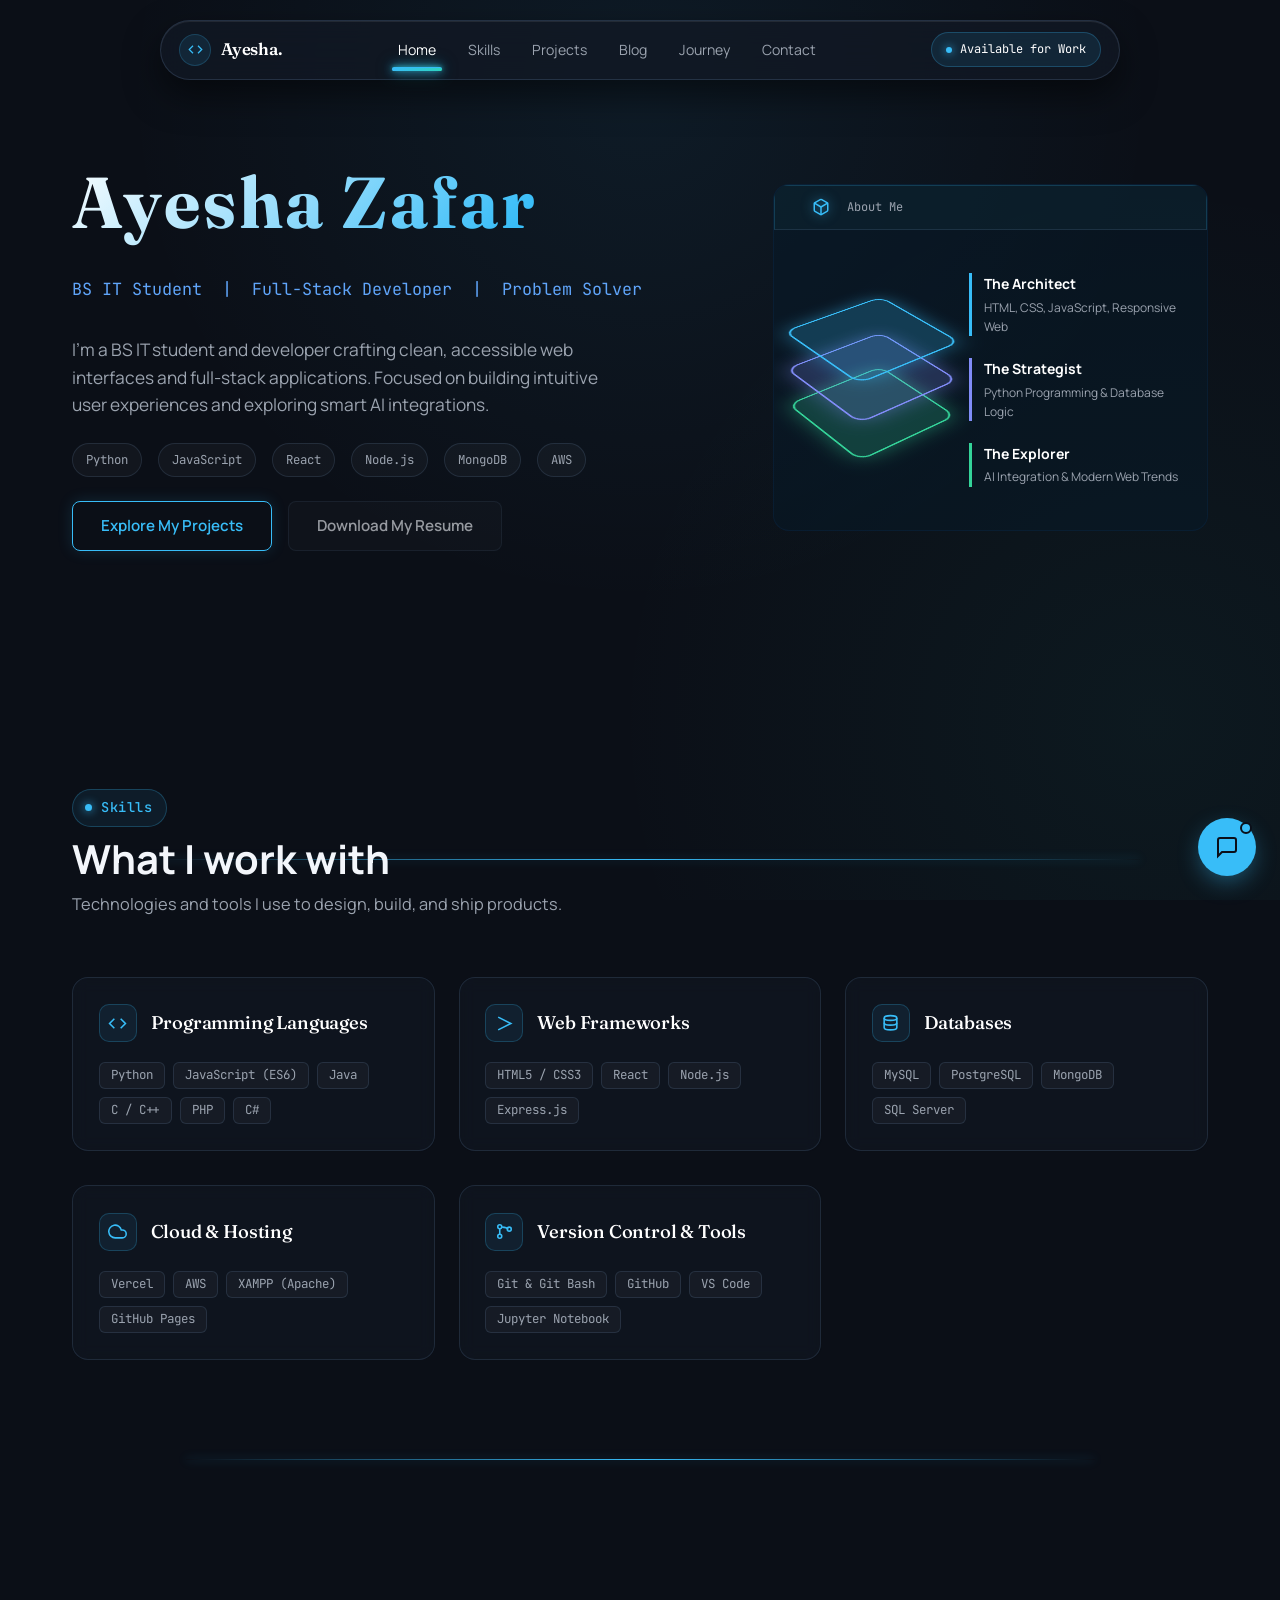
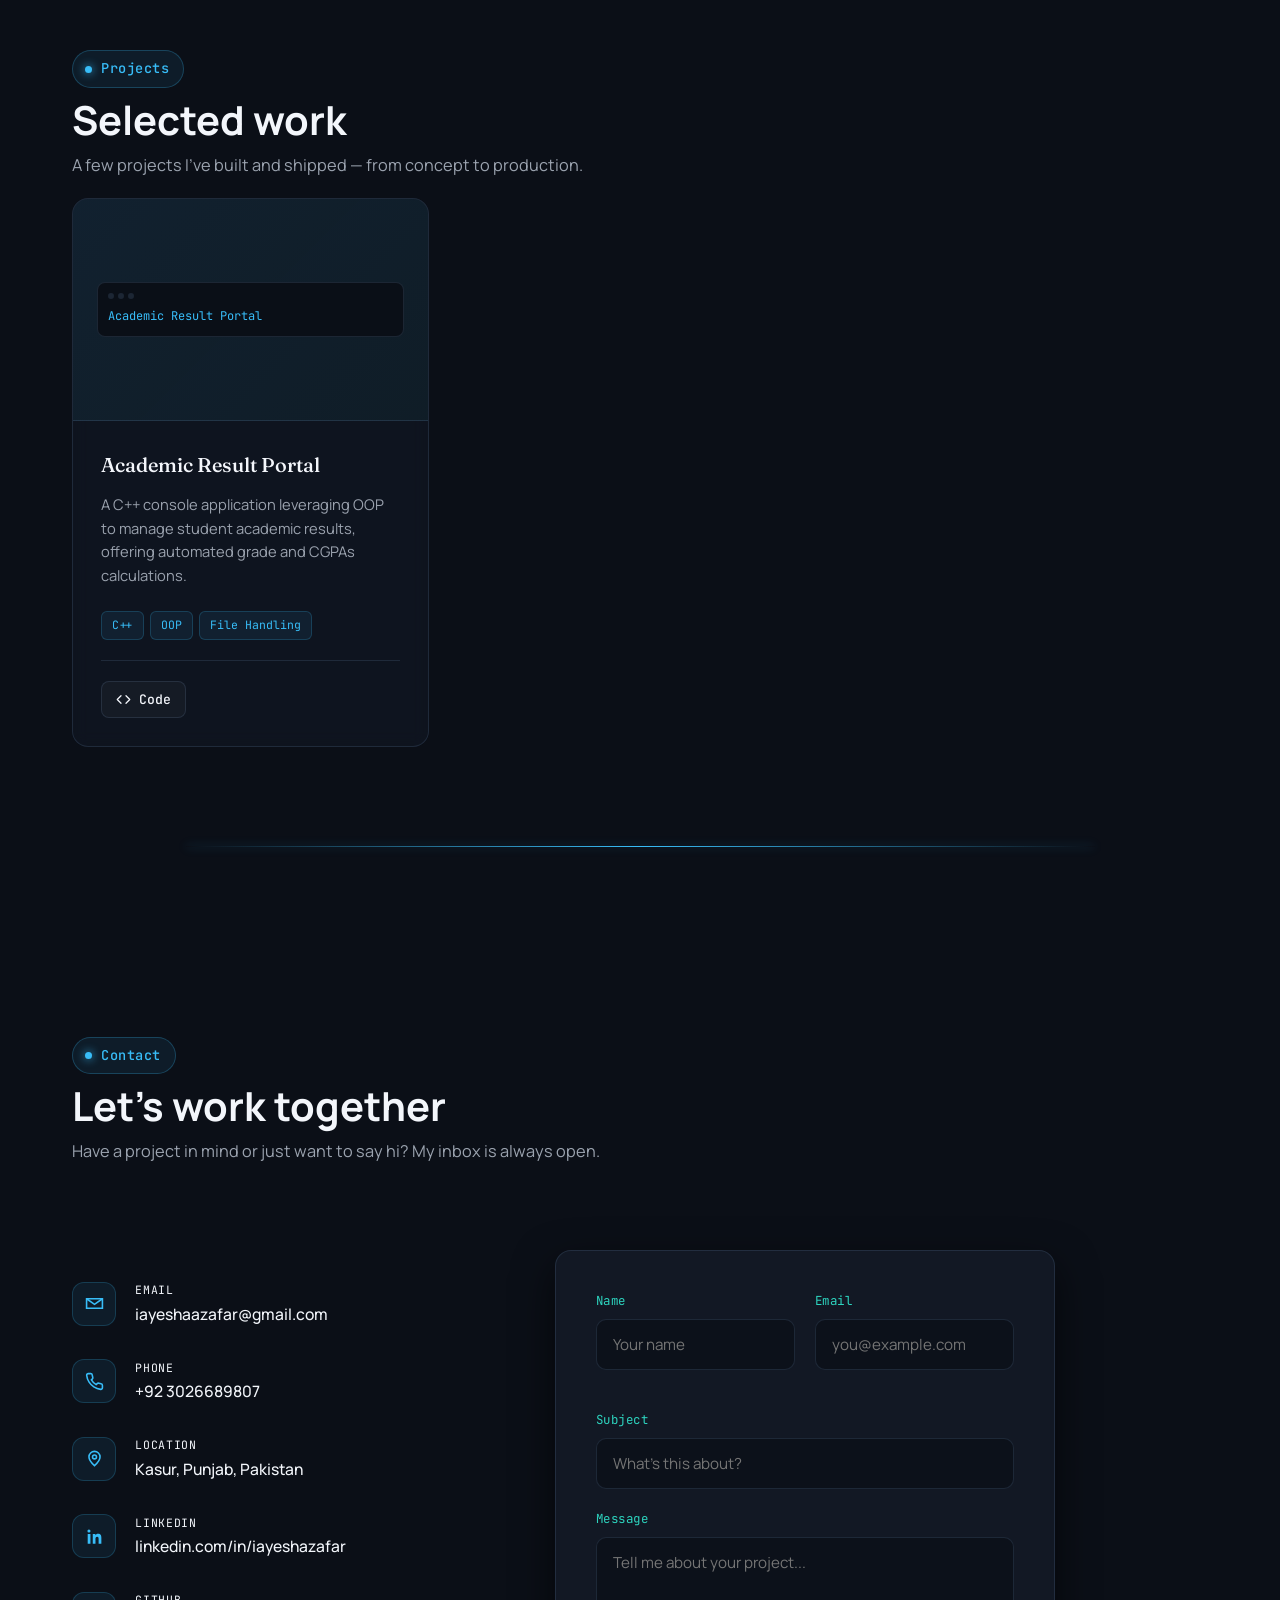
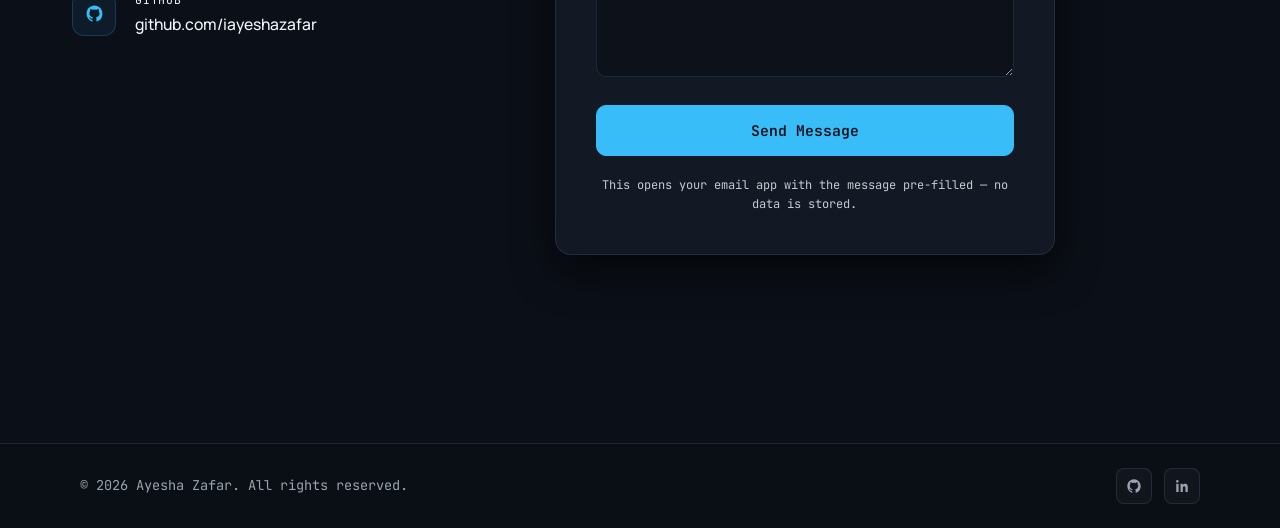
<file: index.html>
<!DOCTYPE html>
<html lang="en">
<head>
<meta charset="UTF-8">
<meta name="viewport" content="width=device-width, initial-scale=1.0">
<meta name="color-scheme" content="dark">
<meta name="theme-color" content="#0b0f17">
<link rel="apple-touch-icon" sizes="180x180" href="images/icon/apple-touch-icon.png">
<link rel="icon" type="image/png" sizes="32x32" href="images/icon/favicon-32x32.png"> 
<link rel="icon" type="image/png" sizes="16x16" href="images/icon/favicon-16x16.png">
<link rel="manifest" href="images/icon/site.webmanifest">
<link rel="icon" href="images/icon/favicon.ico">
<title>Ayesha Zafar — BS IT Student & Full-Stack Developer</title>
<meta name="description" content="Portfolio of Ayesha Zafar, BS Information Technology student, full-stack developer, and UX enthusiast.">
<link rel="preconnect" href="https://fonts.googleapis.com">
<link rel="preconnect" href="https://fonts.gstatic.com" crossorigin>
<link href="https://fonts.googleapis.com/css2?family=Fraunces:ital,opsz,wght@0,9..144,400;0,9..144,500;0,9..144,600;1,9..144,400;1,9..144,500&family=Manrope:wght@400;500;600;700&family=JetBrains+Mono:wght@400;500&display=swap" rel="stylesheet">
<link rel="stylesheet" href="css/style.css">
<link rel="stylesheet" href="css/utilities.css">
<link rel="stylesheet" href="css/chatbot.css">
</head>
<body>

<!-- TOP NAV BAR -->

<header class="nav-container">
  <nav class="nav-bar" id="floatingNav">
    <!-- Left: Brand / Name tag with icon -->
    <a href="#about" class="nav-brand">
      <span class="nav-brand-icon">
        <svg viewBox="0 0 24 24" fill="none" stroke="currentColor" stroke-width="2"><path d="M16 18l6-6-6-6"/><path d="M8 6l-6 6 6 6"/></svg>
      </span>
      <span class="nav-brand-text">Ayesha.</span>
    </a>

    <ul class="nav-links" id="navLinksList">
      <li><a href="#about" class="nav-link active" data-section="about">Home</a></li>
      <li><a href="#skills" class="nav-link" data-section="skills">Skills</a></li>
      <li><a href="#projects" class="nav-link" data-section="projects">Projects</a></li>
      <li><a href="blog.html" class="nav-link" data-section="blog">Blog</a></li>
      <li><a href="journey.html" class="nav-link" data-section="journey">Journey</a></li>
      <li><a href="#contact" class="nav-link" data-section="contact">Contact</a></li>
      
      <div class="nav-underline" id="navUnderline"></div>
    </ul>

    <div class="nav-action">
      <a href="#contact" class="pill">
        <span class="pulse-dot"></span>
        <span>Available for Work</span>
      </a>
    </div>
  </nav>
</header>

  
<main class="container">

  <!-- HERO / ABOUT SECTION -->
  <section class="hero" id="about">
    <div class="hero-content">
      <h1 class="hero-name " id="heroName">
   <span class="letter">Ayesha Zafar</span>

</h1>
      <p class="hero-role">BS IT Student &nbsp;|&nbsp; Full-Stack Developer &nbsp;|&nbsp; Problem Solver</p>
      <p class="hero-desc">
        I'm a BS IT student and developer crafting clean, accessible web interfaces and full-stack applications. Focused on building intuitive user experiences and exploring smart AI integrations.
      </p>
      
      <div class="hero-stack" aria-label="Core skills">
        <span class="stack-pill">Python</span>
        <span class="stack-pill">JavaScript</span>
        <span class="stack-pill">React</span>
        <span class="stack-pill">Node.js</span>
        <span class="stack-pill">MongoDB</span>
        <span class="stack-pill">AWS</span>
      </div>

      <div class="hero-actions">
        <a href="#projects" class="btn btn-primary">Explore My Projects</a>
        <a href="#" class="btn btn-ghost" onclick="return false;" style="opacity: 0.6; cursor: not-allowed;" title="Resume not available yet">Download My Resume</a>
      </div>
    </div>

    <!-- panel -->


    <div class="lc-card">
      <div class="lc-bar">
        <span></span><span></span><span></span>
        <svg class="lc-icon" viewBox="0 0 24 24" fill="none" stroke="currentColor" stroke-width="2" stroke-linecap="round" stroke-linejoin="round">
        <path d="M21 16V8a2 2 0 0 0-1-1.73l-7-4a2 2 0 0 0-2 0l-7 4A2 2 0 0 0 3 8v8a2 2 0 0 0 1 1.73l7 4a2 2 0 0 0 2 0l7-4A2 2 0 0 0 21 16z"></path>
        <polyline points="3.27 6.96 12 12.01 20.73 6.96"></polyline>
        <line x1="12" y1="22.08" x2="12" y2="12"></line>
        </svg>
        <p>About Me</p>
      </div>

      <div class="lc-body">
        <div class="lc-scene">
          <div class="lc-stack">
            <div class="lc-layer lc-l-green"></div>
            <div class="lc-layer lc-l-purple"></div>
            <div class="lc-layer lc-l-blue"></div>
          </div>
        </div>

        <div class="lc-list">
          <div class="lc-item lc-i-blue"><h4>The Architect</h4><p>HTML, CSS, JavaScript, Responsive Web</p></div>
          <div class="lc-item lc-i-purple"><h4>The Strategist</h4><p>Python Programming & Database Logic</p></div>
          <div class="lc-item lc-i-green"><h4>The Explorer</h4><p>AI Integration & Modern Web Trends</p></div>
            
        </div>
      </div>
    </div>
  

  </section> 

      
    <!-- SKILLS -->

<section class="section" id="skills">
    <div class="section-head reveal">
      <p class="eyebrow">Skills</p>
      <h2 class="section-title">What I work with</h2>
      <p class="section-sub">Technologies and tools I use to design, build, and ship products.</p>
    </div>

  <div class="skills-grid">
    <div class="skill-card reveal" style="transition-delay:0.06s">
      <div class="skill-card-head">
        <span class="skill-card-icon">
          <svg viewBox="0 0 24 24" fill="none" stroke="currentColor" stroke-width="2"><path d="M16 18l6-6-6-6"/><path d="M8 6l-6 6 6 6"/></svg>
        </span>
        <h3>Programming Languages</h3>
      </div>
      <div class="skill-tags">
        <span class="skill-tag">Python</span>
        <span class="skill-tag">JavaScript (ES6)</span>
        <span class="skill-tag">Java</span>
        <span class="skill-tag">C / C++</span>
        <span class="skill-tag">PHP</span>
        <span class="skill-tag">C#</span>
      </div>
    </div>

    <div class="skill-card reveal" style="transition-delay:0.12s">
      <div class="skill-card-head">
        <span class="skill-card-icon">
          <svg viewBox="0 0 24 24" fill="none" stroke="currentColor" stroke-width="2"><path d="M4 4l16 8-16 8"/></svg>
        </span>
        <h3>Web Frameworks</h3>
      </div>
      <div class="skill-tags">
        <span class="skill-tag">HTML5 / CSS3</span>
        <span class="skill-tag">React</span>
        <span class="skill-tag">Node.js</span>
        <span class="skill-tag">Express.js</span>
      </div>
    </div>

    <div class="skill-card reveal" style="transition-delay:0.18s">
      <div class="skill-card-head">
        <span class="skill-card-icon">
          <svg viewBox="0 0 24 24" fill="none" stroke="currentColor" stroke-width="2"><ellipse cx="12" cy="5" rx="8" ry="3"/><path d="M4 5v6c0 1.66 3.58 3 8 3s8-1.34 8-3V5"/><path d="M4 11v6c0 1.66 3.58 3 8 3s8-1.34 8-3v-6"/></svg>
        </span>
        <h3>Databases</h3>
      </div>
      <div class="skill-tags">
        <span class="skill-tag">MySQL</span>
        <span class="skill-tag">PostgreSQL</span>
        <span class="skill-tag">MongoDB</span>
        <span class="skill-tag">SQL Server</span>
      </div>
    </div>

    <div class="skill-card reveal" style="transition-delay:0.24s">
      <div class="skill-card-head">
        <span class="skill-card-icon">
          <svg viewBox="0 0 24 24" fill="none" stroke="currentColor" stroke-width="2"><path d="M18 10h-1.26A8 8 0 1 0 9 20h9a5 5 0 0 0 0-10z"/></svg>
        </span>
        <h3>Cloud &amp; Hosting</h3>
      </div>
      <div class="skill-tags">
        <span class="skill-tag">Vercel</span>
        <span class="skill-tag">AWS</span>
        <span class="skill-tag">XAMPP (Apache)</span>
        <span class="skill-tag">GitHub Pages</span>
      </div>
    </div>

    <div class="skill-card reveal" style="transition-delay:0.3s">
      <div class="skill-card-head">
        <span class="skill-card-icon">
          <svg viewBox="0 0 24 24" fill="none" stroke="currentColor" stroke-width="2"><circle cx="6" cy="6" r="2.5"/><circle cx="6" cy="18" r="2.5"/><circle cx="18" cy="9" r="2.5"/><path d="M6 8.5V15.5"/><path d="M9 6.5C13 6.5 15.5 7.5 16.5 9.5"/></svg>
        </span>
        <h3>Version Control &amp; Tools</h3>
      </div>
      <div class="skill-tags">
        <span class="skill-tag">Git &amp; Git Bash</span>
        <span class="skill-tag">GitHub</span>
        <span class="skill-tag">VS Code</span>
        <span class="skill-tag">Jupyter Notebook</span>
      </div>
    </div>
  </div>
  
</section>

  <!-- PROJECTS SECTION -->
  <section class="section" id="projects">
    <div class="section-head reveal">
      <p class="eyebrow">Projects</p>
      <h2 class="section-title">Selected work</h2>
      <p class="section-sub">A few projects I've built and shipped — from concept to production.</p>
    </div>
 
    <div class="projects-grid">
      <!-- Project 1 -->
      <div class="project-card" style="transition-delay:0.4s">
        <div class="project-thumb">
          <div class="thumb-terminal">
            <div class="t-bar"><span></span><span></span><span></span></div>
            <div class="t-code">Academic Result Portal</div>
          </div>
        </div>
        <div class="project-body">
          <h3>Academic Result Portal</h3>
          <p class="project-desc">A C++ console application leveraging OOP  to manage student academic results, offering automated grade and CGPAs calculations.</p>
          <div class="project-tags">
            <span class="project-tag">C++</span>
            <span class="project-tag">OOP</span>
            <span class="project-tag">File Handling</span>
          </div>
          <div class="project-links">
            <a class="project-link" href="https://github.com/iayeshazafar/oop-project-consoleapplication-result-management" target="_blank" rel="noopener">
              <svg viewBox="0 0 24 24" fill="none" stroke="currentColor" stroke-width="2" stroke-linecap="round" stroke-linejoin="round"><polyline points="16 18 22 12 16 6"></polyline><polyline points="8 6 2 12 8 18"></polyline></svg>
              <span>Code</span>
            </a>
          </div>
        </div>
      </div>

  </section>

<!-- CONTACT -->
  <section class="section" id="contact">
    <div class="section-head reveal">
      <p class="eyebrow">Contact</p>
      <h2 class="section-title">Let's work together</h2>
      <p class="section-sub">Have a project in mind or just want to say hi? My inbox is always open.</p>
    </div>

  <div class="contact-wrap">
    <div class="contact-info-list reveal">
      <div class="contact-info-item">
        <span class="contact-info-icon">
          <svg viewBox="0 0 24 24" fill="none" stroke="currentColor" stroke-width="2"><path d="M22 6l-10 7L2 6"/><path d="M2 6h20v12H2z"/></svg>
        </span>
        <a href="mailto:iayeshaazafar@gmail.com">
          <div class="label">Email</div>
          <div class="value">iayeshaazafar@gmail.com</div>
        </a>
      </div>

      <div class="contact-info-item">
        <span class="contact-info-icon">
          <svg viewBox="0 0 24 24" fill="none" stroke="currentColor" stroke-width="2"><path d="M22 16.92v3a2 2 0 0 1-2.18 2 19.79 19.79 0 0 1-8.63-3.07 19.5 19.5 0 0 1-6-6 19.79 19.79 0 0 1-3.07-8.67A2 2 0 0 1 4.11 2h3a2 2 0 0 1 2 1.72c.13.96.36 1.9.68 2.81a2 2 0 0 1-.45 2.11L8.09 9.91a16 16 0 0 0 6 6l1.27-1.27a2 2 0 0 1 2.11-.45c.91.32 1.85.55 2.81.68A2 2 0 0 1 22 16.92z"/></svg>
        </span>
        <a href="tel:+923026689807">
          <div class="label">Phone</div>
          <div class="value">+92 3026689807</div>
        </a>
      </div>

      <div class="contact-info-item">
        <span class="contact-info-icon">
          <svg viewBox="0 0 24 24" fill="none" stroke="currentColor" stroke-width="2"><path d="M12 21s-7-6.5-7-11a7 7 0 0 1 14 0c0 4.5-7 11-7 11z"/><circle cx="12" cy="10" r="2.5"/></svg>
        </span>
        <span>
          <div class="label">Location</div>
          <div class="value">Kasur, Punjab, Pakistan</div>
        </span>
      </div>

      <div class="contact-info-item">
        <span class="contact-info-icon">
          <svg viewBox="0 0 24 24" fill="currentColor"><path d="M6.94 5a1.94 1.94 0 1 1-3.88 0 1.94 1.94 0 0 1 3.88 0zM3.4 8.75h3.48V21H3.4V8.75zm6.4 0h3.34v1.68h.05c.47-.88 1.6-1.8 3.3-1.8 3.53 0 4.18 2.32 4.18 5.34V21h-3.48v-5.52c0-1.32-.02-3.01-1.83-3.01-1.84 0-2.12 1.44-2.12 2.92V21H9.8V8.75z"/></svg>
        </span>
        <a href="https://linkedin.com/in/iayeshazafar" target="_blank" rel="noopener">
          <div class="label">LinkedIn</div>
          <div class="value">linkedin.com/in/iayeshazafar</div>
        </a>
      </div>

      <div class="contact-info-item">
        <span class="contact-info-icon">
          <svg viewBox="0 0 24 24" fill="currentColor"><path d="M12 2C6.48 2 2 6.58 2 12.25c0 4.53 2.87 8.37 6.84 9.73.5.1.68-.22.68-.5 0-.24-.01-.87-.01-1.71-2.78.62-3.37-1.37-3.37-1.37-.46-1.19-1.11-1.51-1.11-1.51-.91-.63.07-.62.07-.62 1 .07 1.53 1.05 1.53 1.05.89 1.56 2.34 1.11 2.91.85.09-.66.35-1.11.63-1.37-2.22-.26-4.56-1.14-4.56-5.06 0-1.12.39-2.03 1.03-2.75-.1-.26-.45-1.31.1-2.72 0 0 .84-.28 2.75 1.05a9.29 9.29 0 0 1 5 0c1.91-1.33 2.75-1.05 2.75-1.05.55 1.41.2 2.46.1 2.72.64.72 1.03 1.63 1.03 2.75 0 3.93-2.34 4.79-4.57 5.05.36.32.68.94.68 1.9 0 1.37-.01 2.48-.01 2.82 0 .28.18.61.69.5A10.26 10.26 0 0 0 22 12.25C22 6.58 17.52 2 12 2z"/></svg>
        </span>
        <a href="https://github.com/iayeshazafar" target="_blank" rel="noopener">
          <div class="label">GitHub</div>
          <div class="value">github.com/iayeshazafar</div>
        </a>
      </div>
    </div>
<!-- contact form -->
    <form class="contact-form reveal" id="contactForm" style="transition-delay:0.1s" action="javascript:void(0);" >
      <div class="form-row">
        <div class="form-group">
          <label for="cf-name">Name</label>
          <input type="text" id="cf-name" name="name" placeholder="Your name" required>
        </div>
        <div class="form-group">
          <label for="cf-email">Email</label>
          <input type="email" id="cf-email" name="email" placeholder="you@example.com" required>
        </div>
      </div>
      <div class="form-group">
        <label for="cf-subject">Subject</label>
        <input type="text" id="cf-subject" name="subject" placeholder="What's this about?">
      </div>
      <div class="form-group">
        <label for="cf-message">Message</label>
        <textarea id="cf-message" name="message" placeholder="Tell me about your project..." required></textarea>
      </div>
      <button type="submit" class="form-submit">Send Message</button>
      <p class="form-note">This opens your email app with the message pre-filled — no data is stored.</p>
    </form>
  </div>
</section>

</main>

<!-- FOOTER -->
<footer>
  <div class="footer-inner">
    <span>© 2026 Ayesha Zafar. All rights reserved.</span>
    <div class="social-row" aria-label="Social links">
      <a class="social-btn" href="https://github.com/iayeshazafar" target="_blank" rel="noopener" aria-label="GitHub">
        <svg viewBox="0 0 24 24" fill="currentColor"><path d="M12 2C6.48 2 2 6.58 2 12.25c0 4.53 2.87 8.37 6.84 9.73.5.1.68-.22.68-.5 0-.24-.01-.87-.01-1.71-2.78.62-3.37-1.37-3.37-1.37-.46-1.19-1.11-1.51-1.11-1.51-.91-.63.07-.62.07-.62 1 .07 1.53 1.05 1.53 1.05.89 1.56 2.34 1.11 2.91.85.09-.66.35-1.11.63-1.37-2.22-.26-4.56-1.14-4.56-5.06 0-1.12.39-2.03 1.03-2.75-.1-.26-.45-1.31.1-2.72 0 0 .84-.28 2.75 1.05a9.29 9.29 0 0 1 5 0c1.91-1.33 2.75-1.05 2.75-1.05.55 1.41.2 2.46.1 2.72.64.72 1.03 1.63 1.03 2.75 0 3.93-2.34 4.79-4.57 5.05.36.32.68.94.68 1.9 0 1.37-.01 2.48-.01 2.82 0 .28.18.61.69.5A10.26 10.26 0 0 0 22 12.25C22 6.58 17.52 2 12 2z"/></svg>
      </a>
      <a class="social-btn" href="https://linkedin.com/in/iayeshazafar" target="_blank" rel="noopener" aria-label="LinkedIn">
        <svg viewBox="0 0 24 24" fill="currentColor"><path d="M6.94 5a1.94 1.94 0 1 1-3.88 0 1.94 1.94 0 0 1 3.88 0zM3.4 8.75h3.48V21H3.4V8.75zm6.4 0h3.34v1.68h.05c.47-.88 1.6-1.8 3.3-1.8 3.53 0 4.18 2.32 4.18 5.34V21h-3.48v-5.52c0-1.32-.02-3.01-1.83-3.01-1.84 0-2.12 1.44-2.12 2.92V21H9.8V8.75z"/></svg>
      </a>
    </div>
  </div>
</footer>


<script src="js/main.js"></script>
<script src="js/utilities.js"></script>
<script src="data/chatbot-data.js"></script>
<script src="js/chatbot.js"></script>
</body>
</html>
</file>
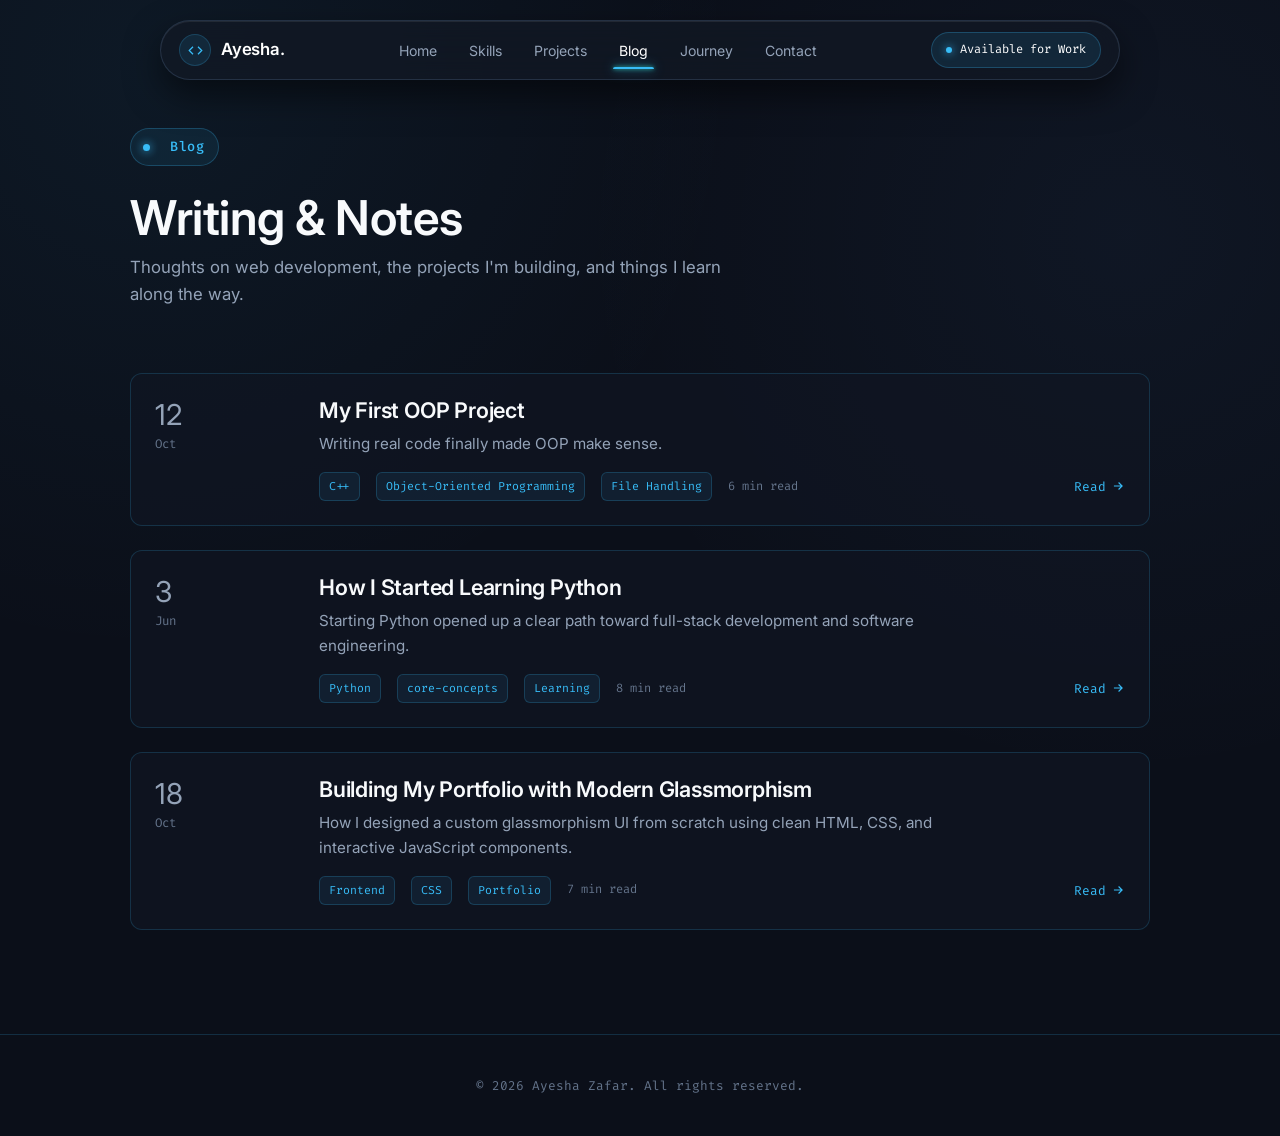
<file: blog.html>
<!DOCTYPE html>
<html lang="en">
<head>
<meta charset="UTF-8">
<meta name="viewport" content="width=device-width, initial-scale=1.0">
<meta name="color-scheme" content="dark">
<meta name="theme-color" content="#0b0f19">
<link rel="apple-touch-icon" sizes="180x180" href="images/icon/apple-touch-icon.png">
<link rel="icon" type="image/png" sizes="32x32" href="images/icon/favicon-32x32.png"> 
<link rel="icon" type="image/png" sizes="16x16" href="images/icon/favicon-16x16.png">
<link rel="manifest" href="images/icon/site.webmanifest">
<link rel="icon" href="images/icon/favicon.ico">
<title>Blog — Ayesha Zafar</title>
<meta name="description" content="Semester-by-semester academic journey of Ayesha Zafar.">
<link rel="preconnect" href="https://fonts.googleapis.com">
<link rel="preconnect" href="https://fonts.gstatic.com" crossorigin>
<link href="https://fonts.googleapis.com/css2?family=Fira+Code:wght@400;500&family=Inter:wght@400;500;600;700&display=swap" rel="stylesheet">
<link rel="stylesheet" href="css/blog.css">
<link rel="stylesheet" href="css/utilities.css">
</head>
<body>

<!--  NAVBAR -->

<header class="nav-container">
  <nav class="nav-bar" id="floatingNav">
    <a href="index.html#about" class="nav-brand">
      <span class="nav-brand-icon">
        <svg viewBox="0 0 24 24" fill="none" stroke="currentColor" stroke-width="2"><path d="M16 18l6-6-6-6"/><path d="M8 6l-6 6 6 6"/></svg>
      </span>
      <span class="nav-brand-text">Ayesha.</span>
    </a>
    <ul class="nav-links">
      <li><a href="index.html#home" class="nav-link">Home</a></li>
      <li><a href="index.html#skills" class="nav-link">Skills</a></li>
      <li><a href="index.html#projects" class="nav-link">Projects</a></li>
      <li><a href="blog.html" class="nav-link active">Blog</a></li>
      <li><a href="journey.html" class="nav-link ">Journey</a></li>
      <li><a href="index.html#contact" class="nav-link ">Contact</a></li>
    </ul>
      <div class="nav-underline" id="navUnderline"></div>
    </ul>
    <div class="nav-action">
      <a href="index.html#contact" class="pill">
        <span class="pulse-dot"></span>
        <span>Available for Work</span>
      </a>
    </div>
  </nav>
</header>

<!-- MAIN CONTAINER -->
<main class="container">

  <!-- Page Header -->
  <div class="page-head">
    <p class="eyebrow">Blog</p>
    <h1 class="page-title">Writing &amp; Notes</h1>
    <p class="page-sub">Thoughts on web development, the projects I'm building, and things I learn along the way.</p>
  </div>

  <!-- Dynamic Blog Cards Grid -->
  <div class="blog-grid" id="blogGrid"></div>

</main>

<!-- FOOTER -->
<footer>
  <div class="container">© 2026 Ayesha Zafar. All rights reserved.</div>
</footer>

<!-- SCRIPTS -->
<script src="js/utilities.js"></script>
<script src="data/blogs-data.js"></script>
<script src="js/blog.js"></script>

</body>
</html>
</file>
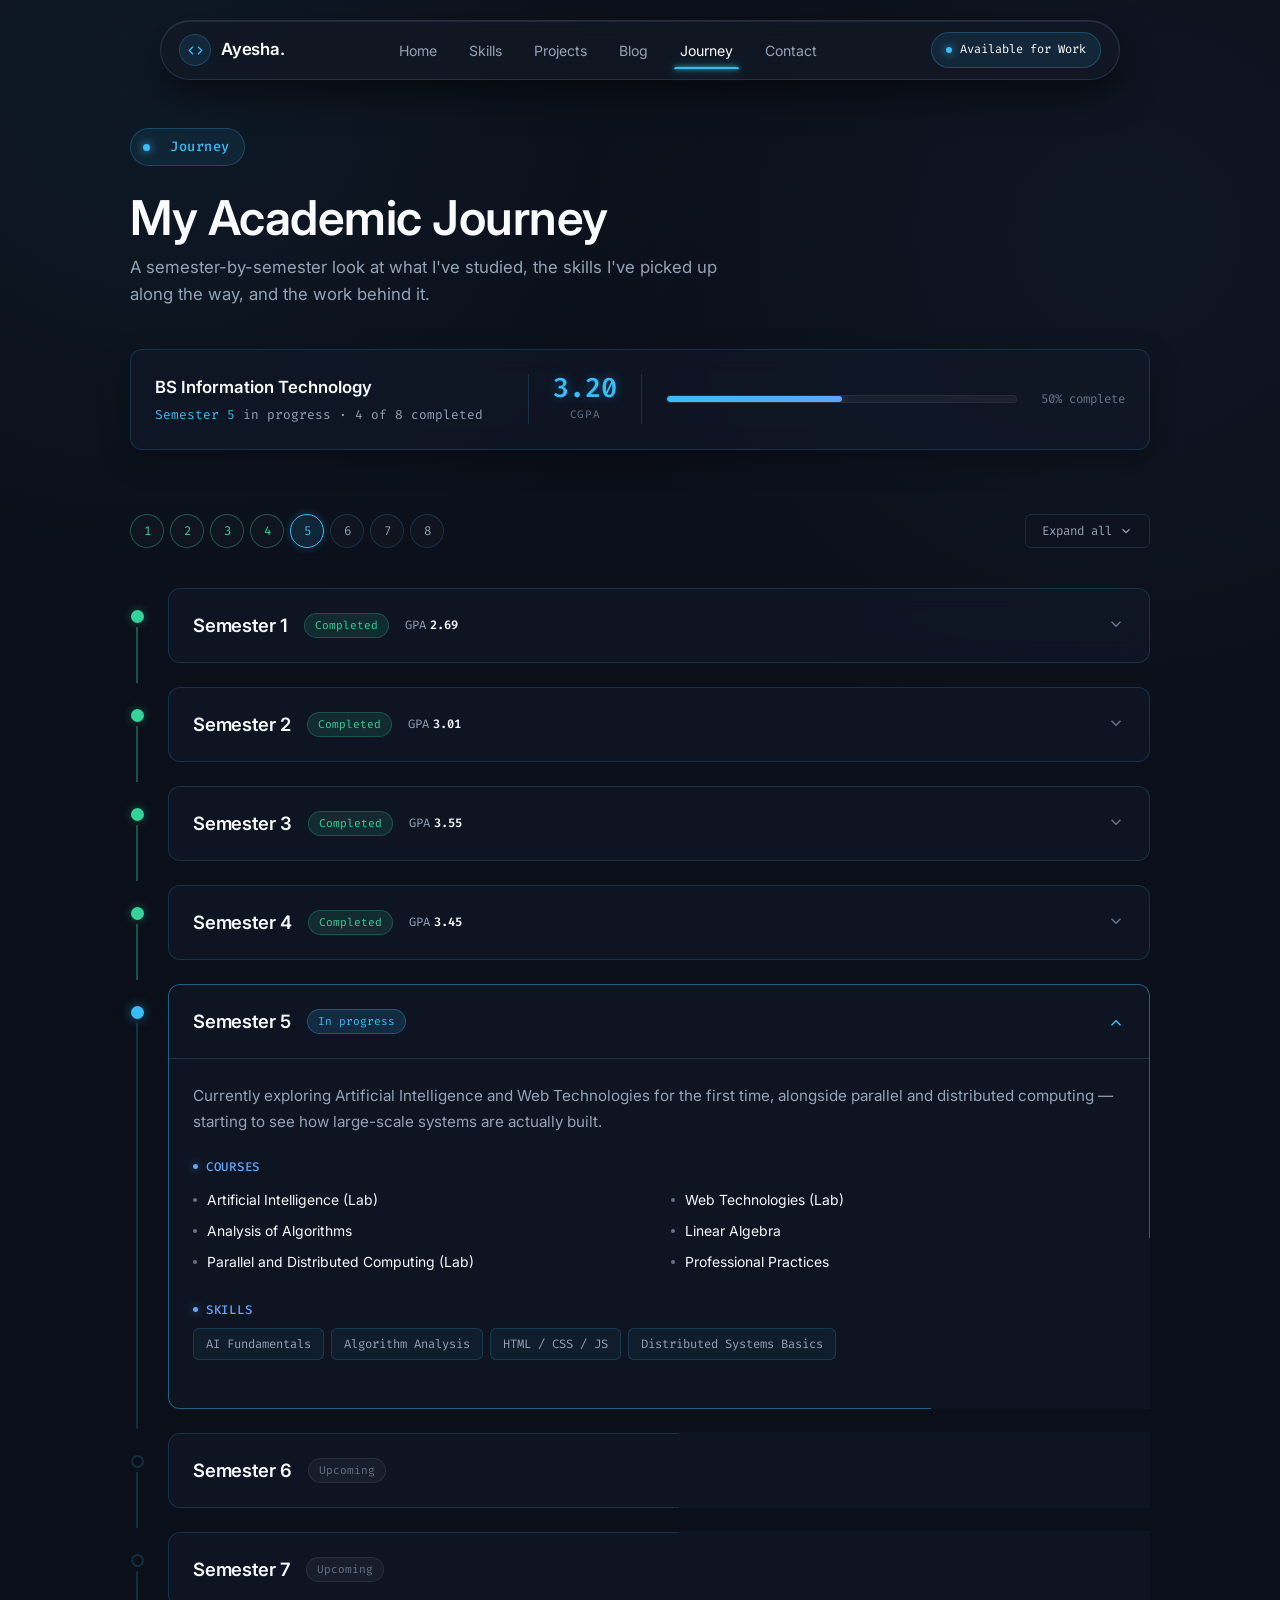
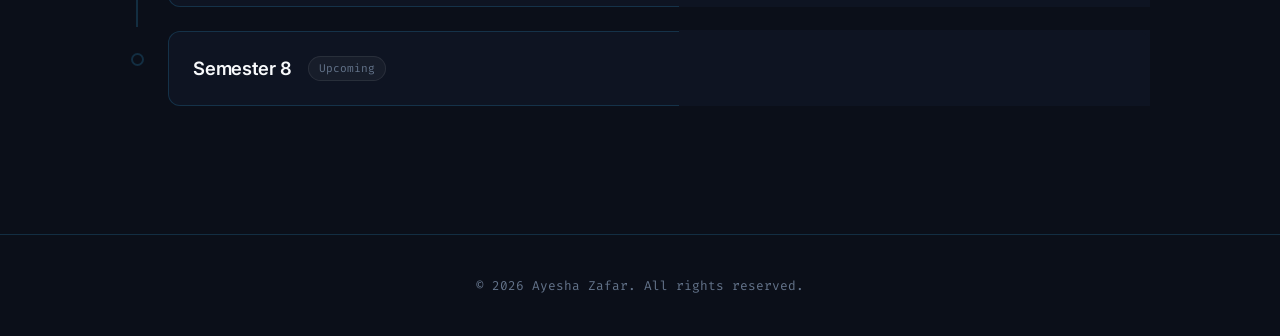
<file: journey.html>
<!DOCTYPE html>
<html lang="en">
<head>
<meta charset="UTF-8">
<meta name="viewport" content="width=device-width, initial-scale=1.0">
<meta name="color-scheme" content="dark">
<meta name="theme-color" content="#0b0f19">
<link rel="apple-touch-icon" sizes="180x180" href="images/icon/apple-touch-icon.png">
<link rel="icon" type="image/png" sizes="32x32" href="images/icon/favicon-32x32.png"> 
<link rel="icon" type="image/png" sizes="16x16" href="images/icon/favicon-16x16.png">
<link rel="manifest" href="images/icon/site.webmanifest">
<link rel="icon" href="images/icon/favicon.ico">
<title>My Journey — Ayesha Zafar</title>
<meta name="description" content="Semester-by-semester academic journey of Ayesha Zafar.">
<link rel="preconnect" href="https://fonts.googleapis.com">
<link rel="preconnect" href="https://fonts.gstatic.com" crossorigin>
<link href="https://fonts.googleapis.com/css2?family=Fira+Code:wght@400;500&family=Inter:wght@400;500;600;700&display=swap" rel="stylesheet">
<link rel="stylesheet" href="css/journey.css">
<link rel="stylesheet" href="css/utilities.css">
</head>
<body>

<!-- NAVBAR CONTAINER -->
<header class="nav-container">
  <nav class="nav-bar" id="floatingNav">
    <a href="index.html#about" class="nav-brand">
      <span class="nav-brand-icon">
        <svg viewBox="0 0 24 24" fill="none" stroke="currentColor" stroke-width="2"><path d="M16 18l6-6-6-6"/><path d="M8 6l-6 6 6 6"/></svg>
      </span>
      <span class="nav-brand-text">Ayesha.</span>
    </a>
    <ul class="nav-links">
      <li><a href="index.html#home" class="nav-link">Home</a></li>
      <li><a href="index.html#skills" class="nav-link">Skills</a></li>
      <li><a href="index.html#projects" class="nav-link">Projects</a></li>
      <li><a href="blog.html" class="nav-link">Blog</a></li>
      <li><a href="journey.html" class="nav-link active">Journey</a></li>
      <li><a href="index.html#contact" class="nav-link">Contact</a></li>
    </ul>
      <div class="nav-underline" id="navUnderline"></div>
    </ul>
    <div class="nav-action">
      <a href="index.html#contact" class="pill">
        <span class="pulse-dot"></span>
        <span>Available for Work</span>
      </a>
    </div>
  </nav>
</header>



<main class="container">

  <div class="page-head">
    <p class="eyebrow">Journey</p>
    <h1 class="page-title">My Academic Journey</h1>
    <p class="page-sub">A semester-by-semester look at what I've studied, the skills I've picked up along the way, and the work behind it.</p>
  </div>

  <div class="journey-overview" id="journeyOverview"></div>

  <div class="journey-controls" id="journeyControls"></div>

  <div class="journey-timeline" id="journeyTimeline"></div>

</main>

<footer>
  <div class="container">© 2026 Ayesha Zafar. All rights reserved.</div>
</footer>

<script src="js/utilities.js"></script>
<script src="data/journey-data.js"></script>
<script src="js/journey.js"></script>

</body>
</html>
</file>
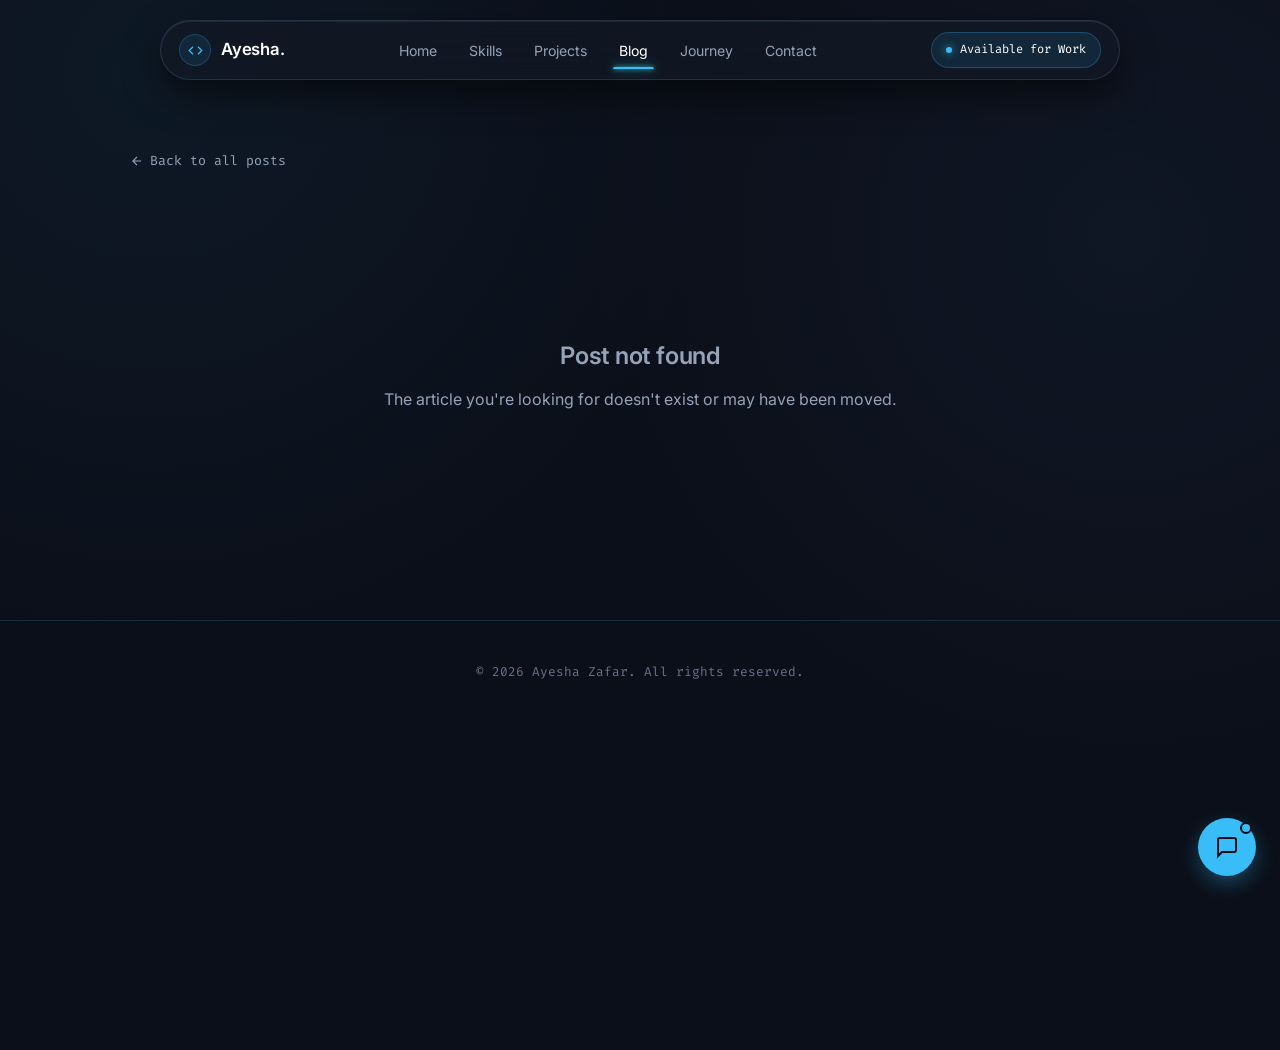
<file: post.html>
<!DOCTYPE html>
<html lang="en">
<head>
<meta charset="UTF-8">
<meta name="viewport" content="width=device-width, initial-scale=1.0">
<meta name="color-scheme" content="dark">
<meta name="theme-color" content="#0b0f19">
<link rel="apple-touch-icon" sizes="180x180" href="images/icon/apple-touch-icon.png">
<link rel="icon" type="image/png" sizes="32x32" href="images/icon/favicon-32x32.png"> 
<link rel="icon" type="image/png" sizes="16x16" href="images/icon/favicon-16x16.png">
<link rel="manifest" href="images/icon/site.webmanifest">
<link rel="icon" href="images/icon/favicon.ico">
<title id = "pageTitle">Post — Ayesha Zafar</title>
<meta name="description" content="Semester-by-semester academic journey of Ayesha Zafar.">
<link rel="preconnect" href="https://fonts.googleapis.com">
<link rel="preconnect" href="https://fonts.gstatic.com" crossorigin>
<link href="https://fonts.googleapis.com/css2?family=Fira+Code:wght@400;500&family=Inter:wght@400;500;600;700&display=swap" rel="stylesheet">
<link rel="stylesheet" href="css/post.css">
<link rel="stylesheet" href="css/chatbot.css">
<link rel="stylesheet" href="css/utilities.css">
</head>
<body>


<!-- NAVBAR CONTAINER -->
<header class="nav-container">
  <nav class="nav-bar" id="floatingNav">
    <a href="index.html#about" class="nav-brand">
      <span class="nav-brand-icon">
        <svg viewBox="0 0 24 24" fill="none" stroke="currentColor" stroke-width="2"><path d="M16 18l6-6-6-6"/><path d="M8 6l-6 6 6 6"/></svg>
      </span>
      <span class="nav-brand-text">Ayesha.</span>
    </a>
    <ul class="nav-links">
      <li><a href="index.html#home" class="nav-link">Home</a></li>
      <li><a href="index.html#skills" class="nav-link">Skills</a></li>
      <li><a href="index.html#projects" class="nav-link">Projects</a></li>
      <li><a href="blog.html" class="nav-link active">Blog</a></li>
      <li><a href="journey.html" class="nav-link ">Journey</a></li>
      <li><a href="index.html#contact" class="nav-link">Contact</a></li>
    </ul>
      <div class="nav-underline" id="navUnderline"></div>
    </ul>
    <div class="nav-action">
      <a href="index.html#contact" class="pill">
        <span class="pulse-dot"></span>
        <span>Available for Work</span>
      </a>
    </div>
  </nav>
</header>

  <main class="container">
  <a href="blog.html" class="back-link">
    <svg viewBox="0 0 24 24" fill="none" stroke="currentColor" stroke-width="2"><path d="M19 12H5M12 19l-7-7 7-7"/></svg>
    Back to all posts
  </a>

  <article id="postContent">
    <!-- filled by JS -->
  </article>
</main>

<footer>
  <div class="container">© 2026 Ayesha Zafar. All rights reserved.</div>
</footer>

<script src="js/utilities.js"></script>
<script src="data/blogs-data.js"></script>

<script src="js/post.js"></script>
<script src="data/chatbot-data.js"></script>
<script src="js/chatbot.js"></script>
</body>
</html>
</file>
<file: css/style.css>
/* ============================================
   DESIGN TOKENS & NEON GLOW THEME
   ============================================ */
:root {
  --bg-primary: #0b0f17;
  --bg-surface: #121824;
  --border-subtle: rgba(126, 167, 216, 0.15);
  --border-glow: rgba(126, 167, 216, 0.4);
  --text-primary: #f3f6fb;
  --text-secondary: #9ba3af;
  --accent-cyan: #38bdf8;
  --accent-teal: #2dd4bf;
  --accent-blue: #60a5fa;

  --font-display: 'Fraunces', serif;
  --font-body: 'Manrope', sans-serif;
  --font-mono: 'JetBrains Mono', monospace;

  --content-width: 1200px;
  --radius-md: 14px;
  --ease: cubic-bezier(0.16, 1, 0.3, 1);
}

* { margin: 0; padding: 0; box-sizing: border-box; }
html { scroll-behavior: smooth; color-scheme: dark; }

body {
  background: var(--bg-primary);
  color: var(--text-primary);
  font-family: var(--font-body);
  font-size: 16px;
  line-height: 1.6;
  background-image: 
    radial-gradient(circle at 50% 10%, rgba(56, 189, 248, 0.07), transparent 50%),
    radial-gradient(circle at 90% 80%, rgba(45, 212, 191, 0.05), transparent 40%);
  background-attachment: fixed;
  min-height: 100vh;
  display: flex;
  flex-direction: column;
}

a { color: inherit; text-decoration: none; }
img { max-width: 100%; display: block; }
ul { list-style: none; }
button { font-family: inherit; cursor: pointer; }


.container {
  max-width: var(--content-width);
  margin: 0 auto;
  padding: 0 2rem;
  width: 100%;
}


.eyebrow {
  font-family: var(--font-mono, 'Fira Code', monospace);
  font-size: 0.85rem;
  font-weight: 500;
  color: var(--accent-cyan, #38bdf8);
  letter-spacing: 0.04em;
  display: inline-flex;
  align-items: center;
  gap: 9px;
  margin-bottom: var(--space-md);
  padding: 7px 14px 7px 12px;
  background: rgba(56, 189, 248, 0.08);
  border: 1px solid rgba(56, 189, 248, 0.25);
  border-radius: 100px;
}

.eyebrow::before {
  content: '';
  width: 7px;
  height: 7px;
  border-radius: 50%;
  background: var(--accent-cyan, #38bdf8);
  box-shadow: 0 0 10px var(--accent-cyan, #38bdf8);
  flex-shrink: 0;
}

.eyebrow:hover{
  background: rgba(56, 189, 248, 0.2);
  border-color: rgba(56, 189, 248, 0.5);
  box-shadow: 0 0 15px rgba(56, 189, 248, 0.25);
  transform: translateY(-1px);
}
/* ============================================
   NAVIGATION
   ============================================ */


  .nav-container {
  position: fixed;
  top: 20px;
  left: 0;
  width: 100%;
  display: flex;
  justify-content: center;
  z-index: 1000;
  padding: 0 1rem;
  pointer-events: none;
}

.nav-bar {
  pointer-events: auto;
  display: flex;
  align-items: center;
  justify-content: space-between;
  width: 100%;
  max-width: 960px;
  background: rgba(18, 24, 36, 0.75);
  backdrop-filter: blur(16px);
  -webkit-backdrop-filter: blur(16px);
  border: 1px solid rgba(126, 167, 216, 0.18);
  border-radius: 100px;
  padding: 10px 18px;
  box-shadow: 0 15px 35px rgba(0, 0, 0, 0.5), inset 0 1px 0 rgba(255, 255, 255, 0.08);
  transition: all 0.3s ease;
}

.nav-bar.scrolled {
  background: rgba(15, 20, 30, 0.88);
  border-color: rgba(56, 189, 248, 0.3);
  box-shadow: 0 20px 40px rgba(0, 0, 0, 0.7), 0 0 20px rgba(56, 189, 248, 0.1);
}

.nav-brand {
  display: flex;
  align-items: center;
  gap: 10px;
  text-decoration: none;
}

.nav-brand-icon {
  width: 32px;
  height: 32px;
  border-radius: 50%;
  background: rgba(56, 189, 248, 0.1);
  color: var(--accent-cyan, #38bdf8);
  display: flex;
  align-items: center;
  justify-content: center;
  border: 1px solid rgba(56, 189, 248, 0.2);
}

.nav-brand-icon svg {
  width: 15px;
  height: 15px;
}

.nav-brand-text {
  font-family: var(--font-display, serif);
  font-size: 1.05rem;
  font-weight: 600;
  color: #ffffff;
  letter-spacing: -0.01em;
}


.nav-links {
  position: relative; 
  display: flex;
  align-items: center;
  gap: 1.25rem;
  list-style: none;
  margin: 0;
  padding: 6px 0;
}

.nav-links li {
  list-style: none;
}

.nav-links a.nav-link {
  font-family: var(--font-body, sans-serif);
  font-size: 0.88rem;
  color: var(--text-secondary, #9ba3af);
  text-decoration: none;
  padding: 4px 6px;
  transition: color 0.2s ease;
}

.nav-links a.nav-link:hover,
.nav-links a.nav-link.active {
  color: #ffffff;
}


.nav-underline {
  position: absolute;
  bottom: -2px;
  left: 0;
  height: 3px;
  width: 0; 
  background: linear-gradient(90deg, #38bdf8, #2dd4bf);
  border-radius: 10px;
  box-shadow: 0 0 10px rgba(56, 189, 248, 0.9), 0 0 18px rgba(45, 212, 191, 0.6);
  pointer-events: none;
  z-index: 5;
}

.nav-action {
  display: flex;
  align-items: center;
}

.pill {
  display: inline-flex;
  align-items: center;
  gap: 8px;
  font-family: var(--font-mono, monospace);
  font-size: 0.75rem;
  color: #ffffff;
  background: rgba(56, 189, 248, 0.1);
  border: 1px solid rgba(56, 189, 248, 0.25);
  padding: 7px 14px;
  border-radius: 50px;
  text-decoration: none;
  transition: all 0.3s ease;
}

.pill:hover {
  background: rgba(56, 189, 248, 0.2);
  border-color: rgba(56, 189, 248, 0.5);
  box-shadow: 0 0 15px rgba(56, 189, 248, 0.25);
  transform: translateY(-1px);
}

.pulse-dot {
  width: 6px;
  height: 6px;
  background-color: var(--accent-cyan, #38bdf8);
  border-radius: 50%;
  box-shadow: 0 0 8px var(--accent-cyan, #38bdf8);
  animation: pulseDot 2s infinite;
}

@keyframes pulseDot {
  0%, 100% { opacity: 1; }
  50% { opacity: 0.3; }
}

@media (max-width: 768px) {
  .nav-links {
    display: flex;
  }
  .nav-bar {
    padding: 8px 12px;
  }
  .pill{
    display: right;
    margin-left:40px;
  }
}

/* sections styling */

.section {
  position: relative;
  border: none;
  margin-top: 0;
  margin-bottom: 0;
  padding-top: 150px;
  padding-bottom: 140px; /* Space for breathing room and glowing lower line */
  scroll-margin-top: 0;
}

.section-head {
  margin-top: 0;
  margin-bottom: var(--space-xl);
  max-width: 60ch;
}

.section-title {
  font-size: clamp(1.9rem, 3.5vw, 2.5rem);
  margin-bottom: var(--space-xs);
}

.section-sub {
  color: var(--text-secondary);
  font-size: 1.02rem;
  margin-bottom: 20px;
}

.section::after, #about::after {
  content: '';
  position: absolute;
  bottom: 40px;
  left: 50%;
  transform: translateX(-50%);
  width: 80%;
  max-width: 1000px;
  height: 1px;
  background: linear-gradient(90deg, transparent, var(--accent-cyan), transparent);
  box-shadow: 0 0 10px rgba(56, 189, 248, 0.4);
}
#contact::after {
  content: none;
  display: none
}
/* ============================================
   HERO / ABOUT
   ============================================ */
.hero {
  padding: 5rem 0 4rem;
  display: grid;
  grid-template-columns: 1.2fr 0.8fr;
  gap: 3rem;
  align-items: center;
}

.hero-role {
  font-family: var(--font-mono);
  font-size: 1.05rem;
  color: var(--accent-blue);
  margin-bottom: var(--space-md);
}

.hero-desc {
  color: var(--text-secondary);
  font-size: 1.08rem;
  max-width: 48ch;
  margin-top: 5%;
  margin-bottom: var(--space-lg);
  font-weight: 400;
}

@media(max-width: 900px) {
  .hero { grid-template-columns: 1fr; text-align: center; justify-items: center; }
}

.hero-name {
  display: inline-flex;
  flex-wrap: wrap;
  perspective: 1000px;
  cursor: pointer;
  margin-top: 10%;
  margin-bottom: 1rem;
  animation: gentleWave 4s ease-in-out infinite alternate;
}

.hero-name .letter {
  display: inline-block;
  font-family: var(--font-display);
  font-size: clamp(2.8rem, 6vw, 4.5rem);
  font-weight: 700;
  letter-spacing: 0.04em;
  
 
  background: linear-gradient(135deg, #ffffff 0%, #38bdf8 50%, #2dd4bf 100%);
  background-size: 200% auto;
  background-clip: text;
  -webkit-background-clip: text;
  -webkit-text-fill-color: transparent;
  
 
  transition: transform 2s cubic-bezier(0.175, 0.885, 0.32, 1.275), filter 0.3s ease;
  animation: waveFloat 3s ease-in-out infinite, gradientShift 6s linear infinite;
  animation-delay: calc(0.1s * var(--i, 0));
}


.hero-name .letter.highlight {
  background-clip: text;
  background: linear-gradient(135deg, #38bdf8 0%, #2dd4bf 50%, #f4b355 100%);
  background-size: 200% auto;
  -webkit-background-clip: text;
  -webkit-text-fill-color: transparent;
  animation: gentleWave 4s ease-in-out 0.4s infinite alternate;
}

.hero-name:hover {
  transform: translateY(-30px);
  text-shadow: 0 0 15px rgba(56, 189, 248, 0.35);
}

.hero-name:hover .name-highlight {
  filter: drop-shadow(0 0 8px rgba(56, 189, 248, 0.4));
}

@media(max-width: 900px) {
  .hero-actions { justify-content: center; }
}

@keyframes gentleWave {
  0% {
    transform: translateY(0px);
  }
  100% {
    transform: translateY(-20px);
  }
}

.hero-stack { 
  display: flex; 
  gap: var(--space-sm, 1rem); 
  flex-wrap: wrap; 
  margin-top: 1.5rem;
  margin-bottom: 1.5rem;
 }

.stack-pill {
 font-family: var(--font-mono, monospace);
  font-size: 0.77rem;
  color: var(--text-secondary, #9ba3af);
  background: rgba(255, 255, 255, 0.03);
  border: 1px solid var(--border-subtle, rgba(126, 167, 216, 0.15));
  padding: 6px 13px;
  border-radius: 100px;
  transition: border-color 0.25s ease, color 0.25s ease, transform 0.25s ease, box-shadow 0.25s ease;
  display: inline-flex;
  align-items: center;
}

.stack-pill:hover { 
  border-color: var(--accent-cyan, #38bdf8); 
  color: var(--text-primary, #ffffff); 
  transform: translateY(-1px); 
  box-shadow: 0 0 12px rgba(56, 189, 248, 0.2); }

.hero-actions {
   display: flex; 
  gap: var(--space-sm, 1rem); 
  flex-wrap: wrap; 
  margin-bottom: 1.5rem;}

.btn {
  font-family: var(--font-body);
  font-size: 0.95rem;
  font-weight: 600;
  padding: 0.75rem 1.75rem;
  border-radius: 8px;
  text-decoration: none;
  transition: all 0.3s var(--ease);
  display: inline-flex;
  align-items: center;
  justify-content: center;
}

.btn-primary {
  background: transparent;
  color: var(--accent-cyan);
  border: 1px solid var(--accent-cyan);
  box-shadow: 0 0 15px rgba(56, 189, 248, 0.15);
}

.btn-primary:hover {
  background: var(--accent-cyan);
  color: #0b0f17;
  box-shadow: 0 0 25px rgba(56, 189, 248, 0.5);
  transform: translateY(-2px);
}

.btn-ghost {
  background: rgba(255, 255, 255, 0.03);
  color: var(--text-primary);
  border: 1px solid var(--border-subtle);
}

.btn-ghost:hover {
  border-color: var(--accent-teal);
  background: rgba(45, 212, 191, 0.05);
  transform: translateY(-2px);
} 

/* ============================================
   GLOW CARDS & CODE PANEL
   ============================================ */
.lc-card {
  display: flex;
  margin-top: 60px;
  flex-direction: column;
  width: 100%;
  overflow: hidden;
  background: #071b2c69;
  border: 1px solid rgba(11, 94, 184, 0.103);
  border-radius: 16px;
  transition: transform 0.35s ease, border-color 0.35s ease, box-shadow 0.35s ease;
}

.lc-card:hover {
 transform: translateY(-6px);
  border-color: rgba(56, 189, 248, 0.6);
  box-shadow: 0 14px 40px rgba(56, 189, 248, 0.18);
}

.lc-card .lc-bar {
  display: flex;
  align-items: center;
  gap: 7px;
  padding: 12px 16px;
  border-bottom: 1px solid rgba(126, 167, 216, 0.15);
  border-radius: 0% 0% 0% 0%;
  background: rgba(15, 40, 54, 0.425);
}

.lc-bar {
  display: flex;
  align-items: center;
  gap: 10px;
  padding: 10px 16px;
  background: rgba(18, 24, 36, 0.75);
  border-radius: 12px;
  border: 1px solid rgba(56, 189, 248, 0.2);
}

.lc-icon {
  width: 18px;
  height: 18px;
  color: #38bdf8; /* Neon Cyan accent */
  filter: drop-shadow(0 0 6px rgba(56, 189, 248, 0.6));
  flex-shrink: 0;
}

.lc-card .lc-bar p {
  margin: 0 0 0 10px;
  font-size: 12px;
  color: #9ba3af;
  font-family: var(--font-mono, monospace);
}

.lc-card .lc-body {
  display: flex;
  align-items: center;
  min-height: 300px;
}

.lc-card .lc-scene {
  position: relative;
  flex: 0 0 45%;
  height: 300px;
  perspective: 900px;
}

.lc-card .lc-stack {
  position: absolute;
  top: 60%;
  left: 50%;
  width: 120px;
  height: 120px;
  margin: -60px 0 0 -60px;
  transform-style: preserve-3d;
  transform: rotateX(58deg) rotateZ(-38deg);
  animation: lc-float 6s ease-in-out infinite;
}

.lc-card .lc-layer {
  position: absolute;
  top: 0;
  left: 0;
  width: 100%;
  height: 100%;
  box-sizing: border-box;
  border-radius: 14px;
  border: 2px solid;
  transition: transform 0.4s ease;
}

.lc-card .lc-l-green  { transform: translateZ(0);    border-color: #34d399; background: rgba(52,211,153,.22);  box-shadow: 0 0 26px rgba(52,211,153,.45); }
.lc-card .lc-l-purple { transform: translateZ(42px); border-color: #818cf8; background: rgba(129,140,248,.22); box-shadow: 0 0 26px rgba(129,140,248,.45); }
.lc-card .lc-l-blue   { transform: translateZ(84px); border-color: #38bdf8; background: rgba(56,189,248,.22);  box-shadow: 0 0 26px rgba(56,189,248,.45); }


.lc-card:hover .lc-l-purple { transform: translateZ(70px); }
.lc-card:hover .lc-l-blue   { transform: translateZ(140px); }

@keyframes lc-float {
  50% { transform: rotateX(58deg) rotateZ(-38deg) translateZ(10px); }
}

.lc-card .lc-list {
  flex: 1;
  display: flex;
  flex-direction: column;
  gap: 22px;
  padding-right: 20px;
}
.lc-card .lc-item { padding-left: 12px; border-left: 3px solid; }
.lc-card .lc-item h4 { margin: 0; font-size: 14px; color: #ffffff; }
.lc-card .lc-item p  { margin: 2px 0 0; font-size: 12px; color: #9ba3af; }
.lc-card .lc-i-blue   { border-color: #38bdf8; }
.lc-card .lc-i-purple { border-color: #818cf8; }
.lc-card .lc-i-green  { border-color: #34d399; }

@media (max-width: 768px) {
  .lc-card {
    display: none !important;
  }
}

/* ============================================
   SKILLS SECTION (CYAN & TEAL THEME)
   ============================================ */

.skills-grid {
  display: grid;
  margin-top: 50px;
  grid-template-columns: repeat(3, 1fr);
  gap: 1.5rem;
}

@media (max-width: 960px) {
  .skills-grid {
    grid-template-columns: repeat(2, 1fr);
    gap: 1.25rem;
  }
}

@media (max-width: 640px) {
  .skills-grid {
    grid-template-columns: 1fr;
    gap: 1rem;
  }
}

.skill-card {
  margin-top: 10px;
  background: rgba(18, 24, 36, 0.6);
  border: 1px solid var(--border-subtle, rgba(126, 167, 216, 0.15));
  border-radius: 16px;
  padding: 1.65rem 1.6rem;
  display: flex;
  flex-direction: column;
  position: relative;
  backdrop-filter: blur(8px);
  transition: transform 0.3s cubic-bezier(0.16, 1, 0.3, 1), border-color 0.3s ease, box-shadow 0.3s ease;
  cursor: default;
}

.skill-card.reveal:hover {
  transform: translateY(-2px);
  border-color: rgba(56, 189, 248, 0.55);
  box-shadow: 0 16px 36px -8px rgba(56, 189, 248, 0.2);
}

.skill-card-head {
  display: flex;
  align-items: center;
  gap: 14px;
  margin-bottom: 1.25rem;
}

.skill-card-icon {
  width: 38px;
  height: 38px;
  border-radius: 10px;
  background: rgba(56, 189, 248, 0.08);
  color: var(--accent-cyan, #38bdf8);
  display: flex;
  align-items: center;
  justify-content: center;
  flex-shrink: 0;
  border: 1px solid rgba(56, 189, 248, 0.22);
  transition: all 0.3s ease;
}

.skill-card:hover .skill-card-icon {
  background: rgba(56, 189, 248, 0.18);
  border-color: rgba(56, 189, 248, 0.5);
  box-shadow: 0 0 12px rgba(56, 189, 248, 0.25);
  transform: translateY(-2px);
}

.skill-card-icon svg {
  width: 19px;
  height: 19px;
}

.skill-card h3 {
  font-family: var(--font-display, 'Fraunces', serif);
  font-size: 1.15rem;
  font-weight: 500;
  color: #ffffff;
  margin: 0;
  letter-spacing: -0.01em;
}

.skill-tags {
  display: flex;
  flex-wrap: wrap;
  gap: 8px;
  margin-top: auto;
}

.skill-tag {
  font-family: var(--font-mono, monospace);
  font-size: 0.78rem;
  color: #9ba3af;
  background: rgba(255, 255, 255, 0.035);
  border: 1px solid var(--border-subtle, rgba(126, 167, 216, 0.15));
  padding: 5px 11px;
  border-radius: 6px;
  transition: all 0.2s ease;
  line-height: 1.2;
}

.skill-tag:hover {
  color: var(--accent-cyan, #38bdf8);
  border-color: rgba(56, 189, 248, 0.4);
  background: rgba(56, 189, 248, 0.08);
  transform: translateY(-2px);
}
/* ============================================
   PROJECTS SECTION
   ============================================ */

.projects-grid {
  display: grid;
  margin-top: 10px;
  grid-template-columns: repeat(3, 1fr);
  gap: 2rem;
}

@media(max-width: 1024px) {
  .projects-grid { grid-template-columns: 1fr; }
}

.project-card {
  display: flex;
  flex-direction: column;
  overflow: hidden;
  background: rgba(18, 24, 36, 0.65);
  border: 1px solid var(--border-subtle, rgba(126, 167, 216, 0.15));
  border-radius: 16px;
  backdrop-filter: blur(8px);
  transition: transform 0.3s cubic-bezier(0.16, 1, 0.3, 1), border-color 0.3s ease, box-shadow 0.3s ease;
}

.project-card:hover {
  transform: translateY(-6px);
  border-color: rgba(56, 189, 248, 0.5);
  box-shadow: 0 16px 36px -8px rgba(56, 189, 248, 0.18);
}

.project-thumb {
  aspect-ratio: 16/10;
  background: linear-gradient(135deg, rgba(56, 189, 248, 0.08), rgba(45, 212, 191, 0.05));
  border-bottom: 1px solid var(--border-subtle);
  display: flex;
  align-items: center;
  justify-content: center;
  padding: 1.5rem;
  position: relative;
}

.thumb-terminal {
  width: 100%;
  background: rgba(11, 15, 23, 0.9);
  border: 1px solid var(--border-subtle);
  border-radius: 8px;
  padding: 10px;
  font-family: var(--font-mono);
  font-size: 0.75rem;
  color: var(--accent-cyan);
}

.t-bar {
  display: flex;
  gap: 4px;
  margin-bottom: 8px;
}
.t-bar span {
  width: 6px;
  height: 6px;
  border-radius: 50%;
  background: var(--border-subtle);
}

.preview-box {
  font-family: var(--font-mono);
  font-size: 0.85rem;
  color: var(--accent-teal);
  background: rgba(45, 212, 191, 0.1);
  padding: 8px 16px;
  border-radius: 6px;
  border: 1px solid rgba(45, 212, 191, 0.3);
}

.preview-bars {
  display: flex;
  flex-direction: column;
  gap: 6px;
  width: 60%;
}
.preview-bars span {
  height: 8px;
  background: var(--border-subtle);
  border-radius: 4px;
}
.preview-bars span:nth-child(1) { width: 100%; background: var(--accent-cyan); opacity: 0.8; }
.preview-bars span:nth-child(2) { width: 70%; }
.preview-bars span:nth-child(3) { width: 85%; }

.project-body {
  padding: 1.75rem;
  display: flex;
  flex-direction: column;
  flex: 1;
}

.project-body h3 {
  font-family: var(--font-display);
  font-size: 1.25rem;
  font-weight: 500;
  margin-bottom: 0.75rem;
}

.project-desc {
  color: var(--text-secondary);
  font-size: 0.92rem;
  margin-bottom: 1.5rem;
  line-height: 1.6;
}

.project-tags {
  display: flex;
  flex-wrap: wrap;
  gap: 6px;
  margin-top: auto;
}

.project-tag {
  font-family: var(--font-mono);
  font-size: 0.72rem;
  color: var(--accent-cyan);
  background: rgba(56, 189, 248, 0.08);
  border: 1px solid rgba(56, 189, 248, 0.2);
  padding: 4px 10px;
  border-radius: 6px;
}

.project-links {
  display: flex;
  align-items: center;
  gap: 0.75rem;
  margin-top: 1.25rem;
  padding-top: 1.25rem;
  border-top: 1px solid var(--border-subtle, rgba(126, 167, 216, 0.15));
}

.project-link {
  display: inline-flex;
  align-items: center;
  gap: 8px;
  padding: 7px 14px;
  background: rgba(255, 255, 255, 0.03);
  border: 1px solid var(--border-subtle, rgba(126, 167, 216, 0.18));
  border-radius: 8px;
  font-family: var(--font-mono, monospace);
  font-size: 0.82rem;
  font-weight: 500;
  color: var(--text-primary, #f3f6fb);
  text-decoration: none;
  transition: all 0.25s ease;
}

.project-link svg {
  width: 15px;
  height: 15px;
  stroke: currentColor;
  transition: transform 0.2s ease;
}

.project-link:hover {
  color: var(--accent-cyan, #38bdf8);
  border-color: rgba(56, 189, 248, 0.45);
  background: rgba(56, 189, 248, 0.08);
  transform: translateY(-2px);
  box-shadow: 0 4px 14px rgba(56, 189, 248, 0.15);
}

.project-link:hover svg {
  transform: scale(1.1);
}

@keyframes gradientShift {
  0% { background-position: 0% 50%; }
  50% { background-position: 100% 50%; }
  100% { background-position: 0% 50%; }
}

/* ============================================
               CONTACT SECTION 
   ============================================ */
.contact-wrap {
  display: grid;
  grid-template-columns: 0.85fr 1.15fr;
  gap: var(--space-xl);
  align-items: start;
}

@media (max-width: 780px) {
  .contact-wrap { grid-template-columns: 1fr; }
}

.contact-info-list {
  display: flex;
  flex-direction: column;
  gap: 2rem;
  margin-top: 20%;
}

.contact-info-item {
  display: flex;
  align-items: center;
  gap: 1.2rem;
  transition: transform 0.25s ease;
}

.contact-info-item:hover {
  transform: translateX(4px);
}

.contact-info-icon {
  width: 44px;
  height: 44px;
  border-radius: 12px;
  background: rgba(56, 189, 248, 0.08);
  color: var(--accent-cyan, #38bdf8);
  border: 1px solid rgba(56, 189, 248, 0.2);
  display: flex;
  align-items: center;
  justify-content: center;
  flex-shrink: 0;
  transition: all 0.3s ease;
}

.contact-info-item:hover .contact-info-icon {
  background: var(--accent-cyan, #38bdf8);
  color: #0b0f17;
  box-shadow: 0 0 15px rgba(56, 189, 248, 0.4);
}

.contact-info-icon svg { width: 19px; height: 19px; }

.contact-info-item .label {
  font-family: var(--font-mono);
  font-size: 0.72rem;
  color: var(--text-muted);
  text-transform: uppercase;
  letter-spacing: 0.06em;
  margin-bottom: 2px;
}

.contact-info-item .value {
  font-size: 0.98rem;
  color: var(--text-primary);
  font-weight: 500;
  transition: color 0.25s var(--ease);
}

.contact-info-item a:hover .value { color: var(--accent-cyan, #38bdf8); }

/* Contact Form Box */
.contact-form {
  max-width: 500px; 
  width: 100%;
  padding: 1.5rem; 
  margin-top:10%;
  background: var(--bg-surface, #121824);
  border: 1px solid var(--border-subtle, rgba(126, 167, 216, 0.15));
  border-radius: 16px;
  padding: 2.5rem; 
  box-shadow: 0 15px 40px rgba(0, 0, 0, 0.6);
}

.form-row {
  display: grid;
  grid-template-columns: 1fr 1fr;
  gap: 1.25rem; /* Space between Name and Email columns */
  margin-bottom: 1.25rem;
}

@media (max-width: 520px) {
  .form-row { grid-template-columns: 1fr; }
}

.form-group { 
  display: flex; 
  flex-direction: column; 
  gap: 8px; 
  margin-bottom: 1.25rem; 
}

.form-group label {
  font-family: var(--font-mono);
  font-size: 0.78rem;
  color: var(--accent-teal, #2dd4bf);
  letter-spacing: 0.04em;
}

.form-group input,
.form-group textarea {
  background: rgba(11, 15, 23, 0.7);
  border: 1px solid var(--border-subtle, rgba(126, 167, 216, 0.2));
  border-radius: 10px;
  padding: 14px 16px; 
  color: var(--text-primary);
  font-family: var(--font-body);
  font-size: 0.95rem;
  width: 100%;
  transition: border-color 0.3s ease, background 0.3s ease, box-shadow 0.3s ease;
}

.form-group input:focus,
.form-group textarea:focus {
  outline: none;
  border-color: var(--accent-cyan, #38bdf8);
  background: rgba(18, 24, 36, 0.95);
  box-shadow: 0 0 15px rgba(56, 189, 248, 0.2);
}

.form-group textarea { 
  resize: vertical; 
  min-height: 140px; 
  font-family: var(--font-body); 
}

.form-submit {
  font-family: var(--font-mono);
  font-size: 0.92rem;
  padding: 15px 28px;
  border-radius: 10px;
  border: 1px solid var(--accent-cyan, #38bdf8);
  background: var(--accent-cyan, #38bdf8);
  color: #0b0f17;
  font-weight: 600;
  cursor: pointer;
  transition: all 0.3s ease;
  width: 100%;
  margin-top: 0.5rem;
}

.form-submit:hover { 
  background: #7dd3fc; 
  transform: translateY(-2px); 
  box-shadow: 0 0 22px rgba(56, 189, 248, 0.5); 
}

.form-note {
  font-family: var(--font-mono);
  font-size: 0.75rem;
  color: var(--text-muted);
  margin-top: 1.25rem;
  text-align: center;
  opacity: 0.8;
}

/* -------footer------- */

footer {
  border-top: 1px solid var(--border-subtle);
  padding: 1.5rem 0;
  margin-top: 3rem;
  background: rgba(11, 15, 23, 0.6);
}

.footer-inner {
  max-width: var(--content-width);
  margin: 0 auto;
  padding: 0 2.5rem; /* Expands the width layout to match your layout spacing */
  display: flex;
  justify-content: space-between;
  align-items: center;
  flex-wrap: wrap;
  gap: 1rem;
  font-family: var(--font-mono);
  font-size: 0.85rem;
  color: var(--text-secondary);
}

.social-row {
  display: flex;
  gap: 0.75rem;
}

.social-btn {
  width: 36px;
  height: 36px;
  border-radius: 8px;
  background: rgba(255, 255, 255, 0.03);
  border: 1px solid var(--border-subtle);
  color: var(--text-secondary);
  display: flex;
  align-items: center;
  justify-content: center;
  transition: all 0.25s ease;
}

.social-btn:hover {
  border-color: var(--accent-cyan);
  color: var(--accent-cyan);
  background: rgba(56, 189, 248, 0.08);
}

.social-btn svg {
  width: 16px;
  height: 16px;
}
</file>
<file: css/utilities.css>
/* ==========================================================
   SHARED UTILITIES — NEON GLOW THEME
   Loaded on every page (index, blog, post, journey) AFTER the
   page's own stylesheet. Covers: custom scrollbar, sliding
   nav-tab indicator, mobile menu, back-to-top button, and scroll-reveal
   animation classes.
   ========================================================== */

/* ---------- Custom Scrollbar ---------- */
html {
  scrollbar-width: thin;
  scrollbar-color: var(--border-glow, rgba(56, 189, 248, 0.4)) var(--bg-primary, #0b0f17);
}

::-webkit-scrollbar { 
  width: 10px; 
  height: 10px; 
}

::-webkit-scrollbar-track { 
  background: var(--bg-primary, #0b0f17); 
}

::-webkit-scrollbar-thumb {
  background: var(--border-subtle, rgba(126, 167, 216, 0.2));
  border-radius: 10px;
  border: 2px solid var(--bg-primary, #0b0f17);
  transition: background 0.3s ease;
}

::-webkit-scrollbar-thumb:hover { 
  background: var(--accent-cyan, #38bdf8); 
  box-shadow: 0 0 10px rgba(56, 189, 248, 0.6);
}

/* ---------- Sliding Nav Indicator ---------- */
.tabbar { 
  position: relative; 
}

.nav-indicator {
  position: absolute;
  bottom: 0;
  left: 0;
  height: 2px;
  background: var(--accent-cyan, #38bdf8);
  border-radius: 2px 2px 0 0;
  box-shadow: 0 0 12px rgba(56, 189, 248, 0.8), 0 0 4px var(--accent-teal, #2dd4bf);
  transition: transform 0.35s cubic-bezier(0.16, 1, 0.3, 1), width 0.35s cubic-bezier(0.16, 1, 0.3, 1);
  pointer-events: none;
  will-change: transform, width;
}

/* Stop doubling static border underlines on active tabs */
.tab.active,
.nav-link.active { 
  border-bottom-color: transparent; 
}

@media (prefers-reduced-motion: reduce) {
  .nav-indicator { transition: none; }
}

/* ---------- Mobile Hamburger Nav ---------- */
.tabbar { 
  scrollbar-width: none; 
  -ms-overflow-style: none; 
}

.tabbar::-webkit-scrollbar { 
  display: none; 
}

.mobile-nav-toggle {
  display: none; /* Shown on mobile screens */
  width: 38px;
  height: 38px;
  padding: 0;
  align-items: center;
  justify-content: center;
  color: var(--text-secondary, #9ba3af);
  background: rgba(18, 24, 36, 0.6);
  border: 1px solid var(--border-subtle, rgba(126, 167, 216, 0.15));
  border-radius: 8px;
  margin-left: auto;
  flex-shrink: 0;
  cursor: pointer;
  font-family: inherit;
  transition: color 0.25s ease, border-color 0.25s ease, box-shadow 0.25s ease;
}

.mobile-nav-toggle:hover { 
  color: var(--accent-cyan, #38bdf8); 
  border-color: var(--accent-cyan, #38bdf8);
  box-shadow: 0 0 10px rgba(56, 189, 248, 0.2);
}

.mobile-nav-toggle svg { width: 22px; height: 22px; }
.mobile-nav-toggle .icon-close { display: none; }
.mobile-nav-toggle.open .icon-menu { display: none; }
.mobile-nav-toggle.open .icon-close { display: block; }

.mobile-nav-panel {
  display: none;
  flex-direction: column;
  gap: 4px;
  position: absolute;
  top: 100%;
  left: 0;
  right: 0;
  background: rgba(18, 24, 36, 0.95);
  backdrop-filter: blur(16px);
  border-bottom: 1px solid var(--border-glow, rgba(126, 167, 216, 0.3));
  box-shadow: 0 20px 40px rgba(0, 0, 0, 0.8), 0 0 20px rgba(56, 189, 248, 0.1);
  padding: 10px;
  max-height: 0;
  overflow: hidden;
  opacity: 0;
  transition: max-height 0.35s cubic-bezier(0.16, 1, 0.3, 1), opacity 0.25s ease;
  z-index: 99;
}

.mobile-nav-panel.open {
  max-height: 420px;
  opacity: 1;
}

.mobile-nav-link {
  font-family: var(--font-mono, 'JetBrains Mono', monospace);
  font-size: 0.9rem;
  color: var(--text-secondary, #9ba3af);
  padding: 12px 16px;
  border-radius: 8px;
  display: flex;
  align-items: center;
  justify-content: space-between;
  border: 1px solid transparent;
  transition: background 0.2s ease, color 0.2s ease, border-color 0.2s ease;
}

.mobile-nav-link:hover { 
  background: rgba(56, 189, 248, 0.05); 
  color: var(--text-primary, #f3f6fb); 
  border-color: rgba(56, 189, 248, 0.2);
}

.mobile-nav-link.active { 
  background: rgba(56, 189, 248, 0.1); 
  color: var(--accent-cyan, #38bdf8); 
  border-color: rgba(56, 189, 248, 0.3);
}

.mobile-nav-link .ext { 
  color: var(--text-muted, #5c6270); 
  font-size: 0.78rem; 
}

.mobile-nav-link.active .ext { 
  color: var(--accent-teal, #2dd4bf); 
  opacity: 0.8; 
}

@media (max-width: 640px) {
  .tabbar .tab,
  .nav-links { display: none; }
  .tabbar-dots { padding-right: 0; border-right: none; margin-right: 0; }
  .nav-indicator { display: none; }
  .tabbar-wrap::after { display: none; }
  .mobile-nav-toggle { display: flex; }
  .mobile-nav-panel { display: flex; }
}

/* ---------- Floating Back-To-Top Button ---------- */
.back-to-top {
  position: fixed;
  bottom: 24px;
  left: 24px;
  z-index: 900;
  width: 44px;
  height: 44px;
  border-radius: 50%;
  background: var(--bg-surface, #121824);
  border: 1px solid var(--border-subtle, rgba(126, 167, 216, 0.2));
  color: var(--text-secondary, #9ba3af);
  display: flex;
  align-items: center;
  justify-content: center;
  cursor: pointer;
  opacity: 0;
  transform: translateY(12px) scale(0.9);
  pointer-events: none;
  transition: opacity 0.3s cubic-bezier(0.16, 1, 0.3, 1), transform 0.3s cubic-bezier(0.16, 1, 0.3, 1), border-color 0.25s ease, color 0.25s ease, box-shadow 0.25s ease;
  box-shadow: 0 10px 25px rgba(0, 0, 0, 0.5);
}

.back-to-top.visible {
  opacity: 1;
  transform: translateY(0) scale(1);
  pointer-events: auto;
}

.back-to-top:hover {
  border-color: var(--accent-cyan, #38bdf8);
  color: var(--accent-cyan, #38bdf8);
  box-shadow: 0 0 15px rgba(56, 189, 248, 0.3);
  transform: translateY(-3px) scale(1.05);
}

.back-to-top svg { width: 18px; height: 18px; }

@media (max-width: 480px) {
  .back-to-top { left: 16px; bottom: 16px; }
}

/* ---------- Scroll-Reveal Animations ---------- */
.reveal {
  opacity: 0;
  transform: translateY(20px);
  transition: opacity 0.65s cubic-bezier(0.16, 1, 0.3, 1), transform 0.65s cubic-bezier(0.16, 1, 0.3, 1);
}

.reveal.revealed {
  opacity: 1;
  transform: translateY(0);
}

@media (prefers-reduced-motion: reduce) {
  .reveal { 
    opacity: 1; 
    transform: none; 
    transition: none; 
  }
}
</file>
<file: css/chatbot.css>
/* ==========================================================
   CHATBOT WIDGET - NEON CYAN GLASSMORPHISM THEME
   ========================================================== */

/* Floating Action Button */
.chatbot-toggle {
  position: fixed;
  bottom: 24px;
  right: 24px;
  z-index: 999;
  width: 58px;
  height: 58px;
  border-radius: 50%;
  background: #38bdf8;
  color: #0b0f19;
  border: none;
  display: flex;
  align-items: center;
  justify-content: center;
  cursor: pointer;
  box-shadow: 0 8px 24px -4px rgba(56, 189, 248, 0.45);
  transition: transform 0.35s cubic-bezier(0.34, 1.56, 0.64, 1), box-shadow 0.3s ease;
  animation: floatIn 0.5s cubic-bezier(0.22, 1, 0.36, 1) 0.3s backwards;
}

@keyframes floatIn {
  from { opacity: 0; transform: translateY(20px) scale(0.8); }
  to { opacity: 1; transform: translateY(0) scale(1); }
}

.chatbot-toggle:hover {
  transform: translateY(-4px) scale(1.06);
  box-shadow: 0 14px 32px -4px rgba(56, 189, 248, 0.65);
}

.chatbot-toggle:active { transform: translateY(-1px) scale(0.98); }

.chatbot-toggle svg { width: 24px; height: 24px; transition: transform 0.3s ease; }
.chatbot-toggle .icon-close { display: none; }
.chatbot-toggle.open .icon-chat { display: none; }
.chatbot-toggle.open .icon-close { display: block; }

/* Status Dot on Toggle */
.chatbot-dot {
  position: absolute;
  top: 4px;
  right: 4px;
  width: 12px;
  height: 12px;
  border-radius: 50%;
  background: #010202;
  border: 2px solid #0b0f19;
}

.chatbot-dot::after {
  content: '';
  position: absolute;
  inset: 0;
  border-radius: 50%;
  background: #38bdf8;
  animation: dotPulse 2.2s ease-out infinite;
}

@keyframes dotPulse {
  0% { transform: scale(1); opacity: 0.7; }
  100% { transform: scale(2.4); opacity: 0; }
}

.chatbot-toggle.open .chatbot-dot { display: none; }

/* Chat Panel */
.chatbot-panel {
  position: fixed;
  bottom: 96px;
  right: 24px;
  z-index: 998;
  width: 360px;
  max-width: calc(100vw - 32px);
  height: 450px;
  max-height: calc(100vh - 140px);
  background: rgba(11, 15, 25, 0.92);
  backdrop-filter: blur(12px);
  -webkit-backdrop-filter: blur(12px);
  border: 1px solid rgba(56, 189, 248, 0.25);
  border-radius: 18px;
  box-shadow: 0 20px 50px rgba(0, 0, 0, 0.6), 0 0 15px rgba(56, 189, 248, 0.1);
  display: flex;
  flex-direction: column;
  overflow: hidden;
  opacity: 0;
  transform: translateY(20px) scale(0.95);
  transform-origin: bottom right;
  pointer-events: none;
  transition: opacity 0.32s cubic-bezier(0.22, 1, 0.36, 1), transform 0.32s cubic-bezier(0.22, 1, 0.36, 1);
}

.chatbot-panel.open {
  opacity: 1;
  transform: translateY(0) scale(1);
  pointer-events: auto;
}

/* Header */
.chatbot-header {
  display: flex;
  align-items: center;
  gap: 10px;
  padding: 14px 16px;
  border-bottom: 1px solid rgba(56, 189, 248, 0.15);
  background: rgba(255, 255, 255, 0.02);
  flex-shrink: 0;
}

.chatbot-header-avatar {
  width: 32px;
  height: 32px;
  border-radius: 8px;
  background: rgba(56, 189, 248, 0.15);
  color: #38bdf8;
  display: flex;
  align-items: center;
  justify-content: center;
  flex-shrink: 0;
  border: 1px solid rgba(56, 189, 248, 0.3);
}
.chatbot-header-avatar svg { width: 16px; height: 16px; }

.chatbot-header-text .name {
  font-family: var(--font-body, system-ui, sans-serif);
  font-weight: 600;
  font-size: 0.92rem;
  color: #ffffff;
}

.chatbot-header-text .status {
  font-family: var(--font-mono, monospace);
  font-size: 0.72rem;
  color: #38bdf8;
  display: flex;
  align-items: center;
  gap: 6px;
}

.chatbot-header-text .status::before {
  content: '';
  width: 6px; 
  height: 6px; 
  border-radius: 50%;
  background: #38bdf8;
  box-shadow: 0 0 6px #38bdf8;
}

/* Message Area */
.chatbot-messages {
  flex: 1;
  overflow-y: auto;
  padding: 16px;
  display: flex;
  flex-direction: column;
  gap: 12px;
}

.chatbot-messages::-webkit-scrollbar { width: 4px; }
.chatbot-messages::-webkit-scrollbar-thumb { background: rgba(56, 189, 248, 0.2); border-radius: 10px; }

.chat-msg {
  max-width: 85%;
  padding: 10px 14px;
  border-radius: 14px;
  font-size: 0.87rem;
  line-height: 1.55;
  animation: msgIn 0.35s cubic-bezier(0.22, 1, 0.36, 1) forwards;
}

@keyframes msgIn {
  from { opacity: 0; transform: translateY(10px) scale(0.98); }
  to { opacity: 1; transform: translateY(0) scale(1); }
}

.chat-msg.bot {
  align-self: flex-start;
  background: rgba(255, 255, 255, 0.05);
  color: #e2e8f0;
  border: 1px solid rgba(255, 255, 255, 0.08);
  border-bottom-left-radius: 4px;
}

.chat-msg.user {
  align-self: flex-end;
  background: #38bdf8;
  color: #0b0f19;
  font-weight: 500;
  border-bottom-right-radius: 4px;
}

/* Typing Indicator */
.chat-typing {
  align-self: flex-start;
  display: flex;
  gap: 5px;
  padding: 12px 14px;
  background: rgba(255, 255, 255, 0.05);
  border: 1px solid rgba(255, 255, 255, 0.08);
  border-radius: 14px;
  border-bottom-left-radius: 4px;
  animation: msgIn 0.25s cubic-bezier(0.22, 1, 0.36, 1) forwards;
}

.chat-typing span {
  width: 6px; 
  height: 6px; 
  border-radius: 50%;
  background: #38bdf8;
  opacity: 0.6;
  animation: typingBounce 1.2s ease-in-out infinite;
}
.chat-typing span:nth-child(2) { animation-delay: 0.15s; }
.chat-typing span:nth-child(3) { animation-delay: 0.3s; }

@keyframes typingBounce {
  0%, 60%, 100% { transform: translateY(0); opacity: 0.4; }
  30% { transform: translateY(-5px); opacity: 1; }
}

/* Quick Suggestions */
.chatbot-suggestions {
  padding: 0 16px 12px;
  display: flex;
  flex-wrap: wrap;
  gap: 6px;
  flex-shrink: 0;
}

.suggestion-chip {
  font-family: var(--font-mono, monospace);
  font-size: 0.72rem;
  color: #94a3b8;
  background: rgba(56, 189, 248, 0.05);
  border: 1px solid rgba(56, 189, 248, 0.2);
  padding: 6px 11px;
  border-radius: 100px;
  cursor: pointer;
  transition: all 0.25s cubic-bezier(0.22, 1, 0.36, 1);
  animation: msgIn 0.3s cubic-bezier(0.22, 1, 0.36, 1) backwards;
}

.suggestion-chip:hover {
  border-color: #38bdf8;
  color: #ffffff;
  background: rgba(56, 189, 248, 0.15);
  transform: translateY(-1px);
}

/* Input Row */
.chatbot-input-row {
  display: flex;
  align-items: center;
  gap: 8px;
  padding: 12px;
  border-top: 1px solid rgba(56, 189, 248, 0.15);
  flex-shrink: 0;
}

.chatbot-input-row input {
  flex: 1;
  background: rgba(255, 255, 255, 0.04);
  border: 1px solid rgba(56, 189, 248, 0.2);
  border-radius: 100px;
  padding: 10px 16px;
  color: #ffffff;
  font-family: var(--font-body, system-ui, sans-serif);
  font-size: 0.87rem;
  transition: border-color 0.25s ease, background 0.25s ease, box-shadow 0.25s ease;
}

.chatbot-input-row input:focus {
  outline: none;
  border-color: #38bdf8;
  background: rgba(255, 255, 255, 0.06);
  box-shadow: 0 0 0 3px rgba(56, 189, 248, 0.15);
}

.chatbot-send {
  width: 38px;
  height: 38px;
  border-radius: 50%;
  background: #38bdf8;
  color: #0b0f19;
  border: none;
  display: flex;
  align-items: center;
  justify-content: center;
  cursor: pointer;
  flex-shrink: 0;
  transition: transform 0.25s cubic-bezier(0.34, 1.56, 0.64, 1), box-shadow 0.25s ease;
}

.chatbot-send:hover { 
  transform: scale(1.08); 
  box-shadow: 0 4px 14px rgba(56, 189, 248, 0.5); 
}
.chatbot-send:active { transform: scale(0.95); }
.chatbot-send svg { width: 16px; height: 16px; }

/* Responsive Adjustments */
@media (max-width: 480px) {
  .chatbot-panel {
    right: 16px;
    bottom: 88px;
    width: calc(100vw - 32px);
  }
  .chatbot-toggle { right: 16px; bottom: 16px; }
}
</file>
<file: css/blog.css>
:root {
--bg-primary: #0b0f19;
--bg-surface: rgba(17, 24, 39, 0.7);
--border-subtle: rgba(56, 189, 248, 0.18);
--text-primary: #f8fafc;
--text-secondary: #94a3b8;
--text-muted: #64748b;
--accent-cyan: #38bdf8;
--accent-blue: #60a5fa;
--accent-green: #34d399;

--font-display: 'Inter', system-ui, sans-serif;
--font-body: 'Inter', system-ui, sans-serif;
--font-mono: 'Fira Code', 'JetBrains Mono', monospace;

--space-xs: 0.5rem;
--space-sm: 1rem;
--space-md: 1.5rem;
--space-lg: 2.5rem;
--space-xl: 4rem;
--space-2xl: 6.5rem;

--content-width: 1100px;
--radius-sm: 6px;
--radius-md: 12px;
--radius-full: 100px;
--ease: cubic-bezier(0.22, 1, 0.36, 1);
}

*{ margin: 0; padding: 0; box-sizing: border-box; }
html { scroll-behavior: smooth; color-scheme: dark; }

@media (prefers-reduced-motion: reduce) {
html { scroll-behavior: auto; }
*, *::before, *::after {
animation-duration: 0.01ms !important;
animation-iteration-count: 1 !important;
transition-duration: 0.01ms !important;
}
}

body {
background: var(--bg-primary);
color: var(--text-primary);
font-family: var(--font-body);
font-size: 16px;
line-height: 1.65;
-webkit-font-smoothing: antialiased;
background-image:
radial-gradient(circle at 12% 8%, rgba(56, 189, 248, 0.06), transparent 42%),
radial-gradient(circle at 88% 26%, rgba(96, 165, 250, 0.05), transparent 42%);
background-attachment: fixed;
min-height: 100vh;
}

a { color: inherit; text-decoration: none; }
ul { list-style: none; }
button { font-family: inherit; cursor: pointer; background: none; border: none; color: inherit; }

:focus-visible { outline: 2px solid var(--accent-cyan); outline-offset: 3px; border-radius: 2px; }

.container {  max-width: var(--content-width); margin: 0 auto; padding: 0 var(--space-lg); }
@media (max-width: 640px) { .container { padding: 0 var(--space-md); } }

h1, h2, h3,h4 { font-family: var(--font-display); font-weight: 600; line-height: 1.15; letter-spacing: -0.01em; }

.eyebrow {
font-family: var(--font-mono);
font-size: 0.85rem;
font-weight: 500;
color: var(--accent-cyan);
letter-spacing: 0.04em;
display: inline-flex;
align-items: center;
gap: 20px;
margin-bottom: var(--space-md);
margin-top: var(--space-md);
padding: 7px 14px 7px 12px;
background: rgba(56, 189, 248, 0.08);
border: 1px solid rgba(56, 189, 248, 0.25);
border-radius: var(--radius-full);
}
.eyebrow::before {
content: '';
width: 7px; height: 7px; border-radius: 50%;
background: var(--accent-cyan);
box-shadow: 0 0 10px var(--accent-cyan);
flex-shrink: 0;
}

.eyebrow:hover{
  background: rgba(56, 189, 248, 0.2);
  border-color: rgba(56, 189, 248, 0.5);
  box-shadow: 0 0 15px rgba(56, 189, 248, 0.25);
  transform: translateY(-1px);
}

.nav-container {
  position: fixed;
  top: 20px;
  left: 0;
  width: 100%;
  display: flex;
  justify-content: center;
  z-index: 1000;
  padding: 0 1rem;
  pointer-events: none;
}

.nav-bar {
  pointer-events: auto;
  display: flex;
  align-items: center;
  justify-content: space-between;
  width: 100%;
  max-width: 960px;
  background: rgba(18, 24, 36, 0.75);
  backdrop-filter: blur(16px);
  -webkit-backdrop-filter: blur(16px);
  border: 1px solid rgba(126, 167, 216, 0.18);
  border-radius: 100px;
  padding: 10px 18px;
  box-shadow: 0 15px 35px rgba(0, 0, 0, 0.5), inset 0 1px 0 rgba(255, 255, 255, 0.08);
  transition: all 0.3s ease;
}

.nav-bar.scrolled {
  background: rgba(15, 20, 30, 0.88);
  border-color: rgba(56, 189, 248, 0.3);
  box-shadow: 0 20px 40px rgba(0, 0, 0, 0.7), 0 0 20px rgba(56, 189, 248, 0.1);
}

.nav-brand {
  display: flex;
  align-items: center;
  gap: 10px;
  text-decoration: none;
}

.nav-brand-icon {
  width: 32px;
  height: 32px;
  border-radius: 50%;
  background: rgba(56, 189, 248, 0.1);
  color: var(--accent-cyan, #38bdf8);
  display: flex;
  align-items: center;
  justify-content: center;
  border: 1px solid rgba(56, 189, 248, 0.2);
}

.nav-brand-icon svg {
  width: 15px;
  height: 15px;
}

.nav-brand-text {
  font-family: var(--font-display, serif);
  font-size: 1.05rem;
  font-weight: 600;
  color: #ffffff;
  letter-spacing: -0.01em;
}


.nav-links {
  position: relative; 
  display: flex;
  align-items: center;
  gap: 1.25rem;
  list-style: none;
  margin: 0;
  padding: 6px 0;
}

.nav-links li {
  list-style: none;
}

.nav-links a.nav-link {
  font-family: var(--font-body, sans-serif);
  font-size: 0.88rem;
  color: var(--text-secondary, #9ba3af);
  text-decoration: none;
  padding: 4px 6px;
  transition: color 0.2s ease;
}

.nav-links a.nav-link:hover,
.nav-links a.nav-link.active {
  color: #ffffff;
}

.nav-underline {
  position: absolute;
  bottom: -2px;
  left: 0;
  height: 3px;
  width: 0; 
  background: linear-gradient(90deg, #38bdf8, #2dd4bf);
  border-radius: 10px;
  box-shadow: 0 0 10px rgba(56, 189, 248, 0.9), 0 0 18px rgba(45, 212, 191, 0.6);
  transition: transform 0.35s cubic-bezier(0.25, 1, 0.5, 1), 
              width 0.35s cubic-bezier(0.25, 1, 0.5, 1);
  pointer-events: none;
  z-index: 5;
}

.nav-action {
  display: flex;
  align-items: center;
}

.pill {
  display: inline-flex;
  align-items: center;
  gap: 8px;
  font-family: var(--font-mono, monospace);
  font-size: 0.75rem;
  color: #ffffff;
  background: rgba(56, 189, 248, 0.1);
  border: 1px solid rgba(56, 189, 248, 0.25);
  padding: 7px 14px;
  border-radius: 50px;
  text-decoration: none;
  transition: all 0.3s ease;
}

.pill:hover {background: rgba(56, 189, 248, 0.2);
  border-color: rgba(56, 189, 248, 0.5);
  box-shadow: 0 0 15px rgba(56, 189, 248, 0.25);
  transform: translateY(-1px);
}

.pulse-dot {
  width: 6px;
  height: 6px;
  background-color: var(--accent-cyan, #38bdf8);
  border-radius: 50%;
  box-shadow: 0 0 8px var(--accent-cyan, #38bdf8);
  animation: pulseDot 2s infinite;
}

@media (max-width: 768px) {
  .pill{
    display: right;
    margin-left:40px;
  }
}

.page-head {
  padding: var(--space-2xl) 0 var(--space-xl);
  opacity: 0;
  animation: rise 0.7s var(--ease) forwards;
}
@keyframes rise { from { opacity: 0; transform: translateY(14px); } to { opacity: 1; transform: translateY(0); } }

.page-title { font-size: clamp(2.2rem, 4.5vw, 3rem); margin-bottom: var(--space-xs); }
.page-sub { color: var(--text-secondary); font-size: 1.05rem; max-width: 55ch; }


.blog-grid {
  display: grid;
  gap: var(--space-md);
  padding-bottom: var(--space-2xl);
}

.blog-card {
  display: grid;
  grid-template-columns: 140px 1fr;
  gap: var(--space-md);
  background: rgba(18, 23, 35, 0.6);
  border: 1px solid var(--border-subtle);
  border-radius: var(--radius-md);
  padding: var(--space-md);
  transition: border-color 0.3s var(--ease), transform 0.3s var(--ease), background 0.3s var(--ease);
}

.blog-card:hover {
  border-color: rgba(56, 189, 248, 0.4);
  transform: translateY(-3px);
  background: rgba(18, 23, 35, 0.9);
  box-shadow: 0 10px 30px rgba(0, 0, 0, 0.4), 0 0 15px rgba(56, 189, 248, 0.05);
}

@media (max-width: 640px) {
  .blog-card { grid-template-columns: 1fr; }
}

.blog-card-date {
  font-family: var(--font-mono);
  font-size: 0.78rem;
  color: var(--text-muted);
  display: flex;
  flex-direction: column;
  gap: 4px;
  padding-top: 3px;
}

.blog-card-date .day-num {
  font-family: var(--font-display);
  font-size: 1.8rem;
  color: var(--text-secondary);
  line-height: 1;
}

.blog-card h2 {
  font-size: 1.35rem;
  margin-bottom: 8px;
  transition: color 0.25s var(--ease);
}

.blog-card:hover h2 { color: var(--accent-cyan); }

.blog-card p {
  color: var(--text-secondary);
  font-size: 0.95rem;
  margin-bottom: var(--space-sm);
  max-width: 65ch;
}

.blog-card-meta {
  display: flex;
  align-items: center;
  gap: var(--space-sm);
  flex-wrap: wrap;
}

.blog-tag {
  font-family: var(--font-mono);
  font-size: 0.72rem;
  color: var(--accent-cyan);
  background: rgba(56, 189, 248, 0.08);
  border: 1px solid rgba(56, 189, 248, 0.2);
  padding: 4px 9px;
  border-radius: var(--radius-sm);
}

.read-time {
  font-family: var(--font-mono);
  font-size: 0.75rem;
  color: var(--text-muted);
}

.read-more {
  font-family: var(--font-mono);
  font-size: 0.8rem;
  color: var(--accent-cyan);
  margin-left: auto;
  display: flex;
  align-items: center;
  gap: 5px;
  transition: gap 0.25s var(--ease);
}

.blog-card:hover .read-more { gap: 9px; }
.read-more svg { width: 14px; height: 14px; }

footer {
  border-top: 1px solid var(--border-subtle);
  padding: var(--space-lg) 0;
  text-align: center;
  color: var(--text-muted);
  font-family: var(--font-mono);
  font-size: 0.8rem;
}

@media (max-width: 768px) {
  pill { display: none; }
}
</file>
<file: css/journey.css>
:root {
--bg-primary: #0b0f19;
--bg-surface: rgba(17, 24, 39, 0.7);
--border-subtle: rgba(56, 189, 248, 0.18);
--text-primary: #f8fafc;
--text-secondary: #94a3b8;
--text-muted: #64748b;
--accent-cyan: #38bdf8;
--accent-blue: #60a5fa;
--accent-green: #34d399;

--font-display: 'Inter', system-ui, sans-serif;
--font-body: 'Inter', system-ui, sans-serif;
--font-mono: 'Fira Code', 'JetBrains Mono', monospace;

--space-xs: 0.5rem;
--space-sm: 1rem;
--space-md: 1.5rem;
--space-lg: 2.5rem;
--space-xl: 4rem;
--space-2xl: 6.5rem;

--content-width: 1100px;
--radius-sm: 6px;
--radius-md: 12px;
--radius-full: 100px;
--ease: cubic-bezier(0.22, 1, 0.36, 1);
}

*{ margin: 0; padding: 0; box-sizing: border-box; }
html { scroll-behavior: smooth; color-scheme: dark; }

@media (prefers-reduced-motion: reduce) {
html { scroll-behavior: auto; }
*, *::before, *::after {
animation-duration: 0.01ms !important;
animation-iteration-count: 1 !important;
transition-duration: 0.01ms !important;
}
}

body {
background: var(--bg-primary);
color: var(--text-primary);
font-family: var(--font-body);
font-size: 16px;
line-height: 1.65;
-webkit-font-smoothing: antialiased;
background-image:
radial-gradient(circle at 12% 8%, rgba(56, 189, 248, 0.06), transparent 42%),
radial-gradient(circle at 88% 26%, rgba(96, 165, 250, 0.05), transparent 42%);
background-attachment: fixed;
min-height: 100vh;
}

a { color: inherit; text-decoration: none; }
ul { list-style: none; }
button { font-family: inherit; cursor: pointer; background: none; border: none; color: inherit; }

:focus-visible { outline: 2px solid var(--accent-cyan); outline-offset: 3px; border-radius: 2px; }

.container {  max-width: var(--content-width); margin: 0 auto; padding: 0 var(--space-lg); }
@media (max-width: 640px) { .container { padding: 0 var(--space-md); } }

h1, h2, h3 { font-family: var(--font-display); font-weight: 600; line-height: 1.15; letter-spacing: -0.01em; }

.eyebrow {
font-family: var(--font-mono);
font-size: 0.85rem;
font-weight: 500;
color: var(--accent-cyan);
letter-spacing: 0.04em;
display: inline-flex;
align-items: center;
gap: 20px;
margin-bottom: var(--space-md);
margin-top: var(--space-md);
padding: 7px 14px 7px 12px;
background: rgba(56, 189, 248, 0.08);
border: 1px solid rgba(56, 189, 248, 0.25);
border-radius: var(--radius-full);
}
.eyebrow::before {
content: '';
width: 7px; height: 7px; border-radius: 50%;
background: var(--accent-cyan);
box-shadow: 0 0 10px var(--accent-cyan);
flex-shrink: 0;
}

.eyebrow:hover{
  background: rgba(56, 189, 248, 0.2);
  border-color: rgba(56, 189, 248, 0.5);
  box-shadow: 0 0 15px rgba(56, 189, 248, 0.25);
  transform: translateY(-1px);
}

/* Nav */
.nav-container {
  position: fixed;
  top: 20px;
  left: 0;
  width: 100%;
  display: flex;
  justify-content: center;
  z-index: 1000;
  padding: 0 1rem;
  pointer-events: none;
}

.nav-bar {
  pointer-events: auto;
  display: flex;
  align-items: center;
  justify-content: space-between;
  width: 100%;
  max-width: 960px;
  background: rgba(18, 24, 36, 0.75);
  backdrop-filter: blur(16px);
  -webkit-backdrop-filter: blur(16px);
  border: 1px solid rgba(126, 167, 216, 0.18);
  border-radius: 100px;
  padding: 10px 18px;
  box-shadow: 0 15px 35px rgba(0, 0, 0, 0.5), inset 0 1px 0 rgba(255, 255, 255, 0.08);
  transition: all 0.3s ease;
}

.nav-bar.scrolled {
  background: rgba(15, 20, 30, 0.88);
  border-color: rgba(56, 189, 248, 0.3);
  box-shadow: 0 20px 40px rgba(0, 0, 0, 0.7), 0 0 20px rgba(56, 189, 248, 0.1);
}

.nav-brand {
  display: flex;
  align-items: center;
  gap: 10px;
  text-decoration: none;
}

.nav-brand-icon {
  width: 32px;
  height: 32px;
  border-radius: 50%;
  background: rgba(56, 189, 248, 0.1);
  color: var(--accent-cyan, #38bdf8);
  display: flex;
  align-items: center;
  justify-content: center;
  border: 1px solid rgba(56, 189, 248, 0.2);
}

.nav-brand-icon svg {
  width: 15px;
  height: 15px;
}

.nav-brand-text {
  font-family: var(--font-display, serif);
  font-size: 1.05rem;
  font-weight: 600;
  color: #ffffff;
  letter-spacing: -0.01em;
}


.nav-links {
  position: relative; 
  display: flex;
  align-items: center;
  gap: 1.25rem;
  list-style: none;
  margin: 0;
  padding: 6px 0;
}

.nav-links li {
  list-style: none;
}

.nav-links a.nav-link {
  font-family: var(--font-body, sans-serif);
  font-size: 0.88rem;
  color: var(--text-secondary, #9ba3af);
  text-decoration: none;
  padding: 4px 6px;
  transition: color 0.2s ease;
}

.nav-links a.nav-link:hover,
.nav-links a.nav-link.active {
  color: #ffffff;
}


.nav-underline {
  position: absolute;
  bottom: -2px;
  left: 0;
  height: 3px;
  width: 0; 
  background: linear-gradient(90deg, #38bdf8, #2dd4bf);
  border-radius: 10px;
  box-shadow: 0 0 10px rgba(56, 189, 248, 0.9), 0 0 18px rgba(45, 212, 191, 0.6);
  transition: transform 0.35s cubic-bezier(0.25, 1, 0.5, 1), 
              width 0.35s cubic-bezier(0.25, 1, 0.5, 1);
  pointer-events: none;
  z-index: 5;
}

/* Right Action / Freelance Tag */
.nav-action {
  display: flex;
  align-items: center;
}

.pill {
  display: inline-flex;
  align-items: center;
  gap: 8px;
  font-family: var(--font-mono, monospace);
  font-size: 0.75rem;
  color: #ffffff;
  background: rgba(56, 189, 248, 0.1);
  border: 1px solid rgba(56, 189, 248, 0.25);
  padding: 7px 14px;
  border-radius: 50px;
  text-decoration: none;
  transition: all 0.3s ease;
}

.pill:hover {
  background: rgba(56, 189, 248, 0.2);
  border-color: rgba(56, 189, 248, 0.5);
  box-shadow: 0 0 15px rgba(56, 189, 248, 0.25);
  transform: translateY(-1px);
}

.pulse-dot {
  width: 6px;
  height: 6px;
  background-color: var(--accent-cyan, #38bdf8);
  border-radius: 50%;
  box-shadow: 0 0 8px var(--accent-cyan, #38bdf8);
  animation: pulseDot 2s infinite;
}
@media (max-width: 768px) {
  .pill{
    display: right;
    margin-left:40px;
  }
}

/* Page head */
.page-head {
padding: var(--space-2xl) 0 var(--space-lg);
opacity: 0;
animation: rise 0.7s var(--ease) forwards;
}
@keyframes rise { from { opacity: 0; transform: translateY(14px); } to { opacity: 1; transform: translateY(0); } }

.page-title { font-size: clamp(2.2rem, 4.5vw, 3rem); margin-bottom: var(--space-xs); }
.page-sub { color: var(--text-secondary); font-size: 1.05rem; max-width: 55ch; }

/* ============================================
PROGRESS OVERVIEW
============================================ */
.journey-overview {
display: flex;
align-items: center;
gap: var(--space-md);
background: var(--bg-surface);
backdrop-filter: blur(12px);
-webkit-backdrop-filter: blur(12px);
border: 1px solid var(--border-subtle);
border-radius: var(--radius-md);
padding: var(--space-md);
margin-bottom: var(--space-xl);
opacity: 0;
animation: rise 0.7s var(--ease) 0.1s forwards;
flex-wrap: wrap;
box-shadow: 0 10px 30px rgba(0,0,0,0.3);
}

.overview-text { flex: 1; min-width: 200px; }
.overview-text .program-name { font-size: 1.05rem; font-weight: 600; margin-bottom: 2px; }
.overview-text .program-status { font-family: var(--font-mono); font-size: 0.8rem; color: var(--text-secondary); }
.overview-text .program-status .accent { color: var(--accent-cyan); }

.cgpa-block {
display: flex;
flex-direction: column;
align-items: center;
justify-content: center;
padding: 0 var(--space-md);
border-left: 1px solid var(--border-subtle);
border-right: 1px solid var(--border-subtle);
flex-shrink: 0;
}

.cgpa-block .cgpa-value {
font-family: var(--font-mono);
font-size: 1.7rem;
font-weight: 600;
color: var(--accent-cyan);
line-height: 1.1;
text-shadow: 0 0 12px rgba(56, 189, 248, 0.35);
}

.cgpa-block .cgpa-label {
font-family: var(--font-mono);
font-size: 0.68rem;
color: var(--text-muted);
text-transform: uppercase;
letter-spacing: 0.05em;
margin-top: 2px;
}

.progress-track {
flex: 1;
min-width: 160px;
height: 8px;
background: rgba(255, 255, 255, 0.05);
border-radius: var(--radius-full);
overflow: hidden;
border: 1px solid rgba(255, 255, 255, 0.05);
}

.progress-fill {
height: 100%;
background: linear-gradient(90deg, var(--accent-cyan), var(--accent-blue));
border-radius: var(--radius-full);
box-shadow: 0 0 10px rgba(56, 189, 248, 0.5);
transition: width 0.6s var(--ease);
}

.progress-label {
font-family: var(--font-mono);
font-size: 0.78rem;
color: var(--text-muted);
white-space: nowrap;
}

/* ============================================
CONTROLS BAR (jump nav + expand/collapse)
============================================ */
.journey-controls {
display: flex;
align-items: center;
justify-content: space-between;
gap: var(--space-md);
flex-wrap: wrap;
margin-bottom: var(--space-lg);
opacity: 0;
animation: rise 0.7s var(--ease) 0.15s forwards;
}

.jump-nav {
display: flex;
gap: 6px;
flex-wrap: wrap;
}

.jump-chip {
width: 34px;
height: 34px;
border-radius: 50%;
border: 1px solid var(--border-subtle);
background: rgba(255, 255, 255, 0.02);
color: var(--text-secondary);
font-family: var(--font-mono);
font-size: 0.78rem;
display: flex;
align-items: center;
justify-content: center;
transition: all 0.25s var(--ease);
}

.jump-chip:hover {
border-color: var(--accent-cyan);
color: var(--text-primary);
background: rgba(56, 189, 248, 0.1);
transform: translateY(-2px);
}

.jump-chip.completed { border-color: rgba(52, 211, 153, 0.35); color: var(--accent-green); }
.jump-chip.in-progress { border-color: var(--accent-cyan); color: var(--accent-cyan); background: rgba(56, 189, 248, 0.12); box-shadow: 0 0 8px rgba(56, 189, 248, 0.25); }

.toggle-all-btn {
font-family: var(--font-mono);
font-size: 0.78rem;
color: var(--text-secondary);
border: 1px solid var(--border-subtle);
padding: 8px 16px;
border-radius: var(--radius-sm);
display: inline-flex;
align-items: center;
gap: 7px;
transition: all 0.25s var(--ease);
flex-shrink: 0;
}

.toggle-all-btn:hover {
border-color: var(--accent-cyan);
color: var(--text-primary);
background: rgba(56, 189, 248, 0.08);
}

.toggle-all-btn svg { width: 14px; height: 14px; transition: transform 0.3s var(--ease); }
.toggle-all-btn.all-open svg { transform: rotate(180deg); }

.sem-card.jump-highlight {
animation: highlightPulse 1.2s var(--ease);
}

@keyframes highlightPulse {
0% { box-shadow: 0 0 0 0 rgba(56, 189, 248, 0.5); }
100% { box-shadow: 0 0 0 10px rgba(56, 189, 248, 0); }
}

/* ============================================
TIMELINE / ACCORDION
============================================ */
.journey-timeline {
padding-bottom: var(--space-2xl);
}

.timeline-row {
display: flex;
gap: var(--space-md);
}

.timeline-rail {
display: flex;
flex-direction: column;
align-items: center;
width: 14px;
flex-shrink: 0;
padding-top: 22px;
}

.timeline-dot {
width: 13px;
height: 13px;
border-radius: 50%;
border: 2px solid var(--border-subtle);
background: var(--bg-primary);
flex-shrink: 0;
transition: all 0.3s var(--ease);
}

.timeline-row.completed .timeline-dot {
background: var(--accent-green);
border-color: var(--accent-green);
box-shadow: 0 0 10px rgba(52, 211, 153, 0.4);
}

.timeline-row.in-progress .timeline-dot {
background: var(--accent-cyan);
border-color: var(--accent-cyan);
box-shadow: 0 0 12px rgba(56, 189, 248, 0.5);
}

.timeline-line {
width: 2px;
flex: 1;
background: var(--border-subtle);
margin: 4px 0;
min-height: 12px;
}

.timeline-row.completed .timeline-line { background: rgba(52, 211, 153, 0.35); }

.sem-card {
flex: 1;
background: var(--bg-surface);
backdrop-filter: blur(12px);
-webkit-backdrop-filter: blur(12px);
border: 1px solid var(--border-subtle);
border-radius: var(--radius-md);
margin-bottom: var(--space-md);
overflow: hidden;
transition: border-color 0.3s var(--ease), background 0.3s var(--ease), box-shadow 0.3s var(--ease);
}

.timeline-row.in-progress .sem-card { border-color: rgba(56, 189, 248, 0.45); }
.sem-card:hover { background: rgba(9, 38, 54, 0.04); border-color: rgba(56, 189, 248, 0.35); }

.sem-header {
width: 100%;
display: flex;
align-items: center;
justify-content: space-between;
gap: var(--space-sm);
padding: var(--space-md);
text-align: left;
}

.sem-header-left {
display: flex;
align-items: center;
gap: var(--space-sm);
flex-wrap: wrap;
}

.sem-header h3 { font-size: 1.15rem; }

.sem-status {
font-family: var(--font-mono);
font-size: 0.7rem;
padding: 4px 10px;
border-radius: var(--radius-full);
white-space: nowrap;
}

.sem-status.completed { background: rgba(52, 211, 153, 0.12); color: var(--accent-green); border: 1px solid rgba(52, 211, 153, 0.25); }
.sem-status.in-progress { background: rgba(56, 189, 248, 0.14); color: var(--accent-cyan); border: 1px solid rgba(56, 189, 248, 0.3); }
.sem-status.upcoming { background: rgba(255, 255, 255, 0.04); color: var(--text-muted); border: 1px solid rgba(255, 255, 255, 0.08); }

.sem-gpa {
font-family: var(--font-mono);
font-size: 0.76rem;
color: var(--text-secondary);
display: inline-flex;
align-items: center;
gap: 4px;
}
.sem-gpa .val { color: var(--text-primary); font-weight: 600; }

.sem-chevron {
color: var(--text-muted);
transition: transform 0.3s var(--ease), color 0.3s var(--ease);
flex-shrink: 0;
}
.sem-chevron svg { width: 18px; height: 18px; }
.sem-card.open .sem-chevron { transform: rotate(180deg); color: var(--accent-cyan); }

.sem-body {
max-height: 0;
overflow: hidden;
transition: max-height 0.4s var(--ease);
}

.sem-card.open .sem-body { max-height: 900px; }

.sem-body-inner {
padding: 0 var(--space-md) var(--space-md);
border-top: 1px solid var(--border-subtle);
padding-top: var(--space-md);
}

.sem-desc {
color: var(--text-secondary);
font-size: 0.95rem;
line-height: 1.7;
margin-bottom: var(--space-md);
}

.sem-label {
font-family: var(--font-mono);
font-size: 0.78rem;
font-weight: 500;
color: var(--accent-blue);
text-transform: uppercase;
letter-spacing: 0.06em;
margin: var(--space-md) 0 10px;
display: flex;
align-items: center;
gap: 8px;
line-height: 1.3;
}

.sem-label::before {
content: '';
width: 5px;
height: 5px;
border-radius: 50%;
background: var(--accent-blue);
box-shadow: 0 0 8px rgba(96, 165, 250, 0.6);
flex-shrink: 0;
}

.sem-label:first-of-type { margin-top: 0; }

.sem-courses {
columns: 2;
column-gap: var(--space-md);
margin-bottom: var(--space-md);
}

@media (max-width: 560px) {
.sem-courses { columns: 1; }
.cgpa-block { border-left: none; border-right: none; border-top: 1px solid var(--border-subtle); padding: var(--space-sm) 0 0; width: 100%; }
}

.sem-courses li {
font-size: 0.87rem;
color: var(--text-primary);
padding: 4px 0;
break-inside: avoid;
position: relative;
padding-left: 14px;
}

.sem-courses li::before {
content: '';
position: absolute;
left: 0;
top: 13px;
width: 4px;
height: 4px;
border-radius: 50%;
background: var(--text-muted);
}

.sem-skills {
display: flex;
flex-wrap: wrap;
gap: 7px;
margin-bottom: var(--space-md);
}

.sem-skill-tag {
font-family: var(--font-mono);
font-size: 0.76rem;
color: var(--text-secondary);
background: rgba(56, 189, 248, 0.05);
border: 1px solid var(--border-subtle);
padding: 5px 12px;
border-radius: var(--radius-sm);
transition: border-color 0.25s var(--ease), color 0.25s var(--ease);
}

.sem-skill-tag:hover {
border-color: var(--accent-cyan);
color: var(--text-primary);
}

.sem-links {
display: flex;
flex-wrap: wrap;
gap: 8px;
}

.sem-link {
font-family: var(--font-mono);
font-size: 0.78rem;
color: var(--accent-blue);
background: rgba(96, 165, 250, 0.08);
padding: 6px 12px;
border-radius: var(--radius-sm);
display: inline-flex;
align-items: center;
gap: 6px;
transition: background 0.25s var(--ease), color 0.25s var(--ease);
}

.sem-link:hover { background: rgba(96, 165, 250, 0.18); color: var(--text-primary); }
.sem-link svg { width: 13px; height: 13px; }

.sem-empty-note {
font-family: var(--font-mono);
font-size: 0.78rem;
color: var(--text-muted);
font-style: italic;
}

footer {
border-top: 1px solid var(--border-subtle);
padding: var(--space-lg) 0;
text-align: center;
color: var(--text-muted);
font-family: var(--font-mono);
font-size: 0.8rem;
}
</file>
<file: css/post.css>
:root {
--bg-primary: #0b0f19;
--bg-surface: rgba(17, 24, 39, 0.7);
--border-subtle: rgba(56, 189, 248, 0.18);
--text-primary: #f8fafc;
--text-secondary: #94a3b8;
--text-muted: #64748b;
--accent-cyan: #38bdf8;
--accent-blue: #60a5fa;
--accent-green: #34d399;

--font-display: 'Inter', system-ui, sans-serif;
--font-body: 'Inter', system-ui, sans-serif;
--font-mono: 'Fira Code', 'JetBrains Mono', monospace;

--space-xs: 0.5rem;
--space-sm: 1rem;
--space-md: 1.5rem;
--space-lg: 2.5rem;
--space-xl: 4rem;
--space-2xl: 6.5rem;

--content-width: 1100px;
--radius-sm: 6px;
--radius-md: 12px;
--radius-full: 100px;
--ease: cubic-bezier(0.22, 1, 0.36, 1);
}

*{ margin: 0; padding: 0; box-sizing: border-box; }
html { scroll-behavior: smooth; color-scheme: dark; }

@media (prefers-reduced-motion: reduce) {
html { scroll-behavior: auto; }
*, *::before, *::after {
animation-duration: 0.01ms !important;
animation-iteration-count: 1 !important;
transition-duration: 0.01ms !important;
}
}

body {
background: var(--bg-primary);
color: var(--text-primary);
font-family: var(--font-body);
font-size: 16px;
line-height: 1.65;
-webkit-font-smoothing: antialiased;
background-image:
radial-gradient(circle at 12% 8%, rgba(56, 189, 248, 0.06), transparent 42%),
radial-gradient(circle at 88% 26%, rgba(96, 165, 250, 0.05), transparent 42%);
background-attachment: fixed;
min-height: 100vh;
}

a { color: inherit; text-decoration: none; }
ul { list-style: none; }
button { font-family: inherit; cursor: pointer; background: none; border: none; color: inherit; }

:focus-visible { outline: 2px solid var(--accent-cyan); outline-offset: 3px; border-radius: 2px; }

.container {  max-width: var(--content-width); margin: 0 auto; padding: 0 var(--space-lg); }
@media (max-width: 640px) { .container { padding: 0 var(--space-md); } }

h1, h2, h3 { font-family: var(--font-display); font-weight: 600; line-height: 1.15; letter-spacing: -0.01em; }

.eyebrow {
font-family: var(--font-mono);
font-size: 0.85rem;
font-weight: 500;
color: var(--accent-cyan);
letter-spacing: 0.04em;
display: inline-flex;
align-items: center;
gap: 20px;
margin-bottom: var(--space-md);
margin-top: var(--space-md);
padding: 7px 14px 7px 12px;
background: rgba(56, 189, 248, 0.08);
border: 1px solid rgba(56, 189, 248, 0.25);
border-radius: var(--radius-full);
}
.eyebrow::before {
content: '';
width: 7px; height: 7px; border-radius: 50%;
background: var(--accent-cyan);
box-shadow: 0 0 10px var(--accent-cyan);
flex-shrink: 0;
}

.nav-container {
  position: fixed;
  top: 20px;
  left: 0;
  width: 100%;
  display: flex;
  justify-content: center;
  z-index: 1000;
  padding: 0 1rem;
  pointer-events: none;
}

.nav-bar {
  pointer-events: auto;
  display: flex;
  align-items: center;
  justify-content: space-between;
  width: 100%;
  max-width: 960px;
  background: rgba(18, 24, 36, 0.75);
  backdrop-filter: blur(16px);
  -webkit-backdrop-filter: blur(16px);
  border: 1px solid rgba(126, 167, 216, 0.18);
  border-radius: 100px;
  padding: 10px 18px;
  box-shadow: 0 15px 35px rgba(0, 0, 0, 0.5), inset 0 1px 0 rgba(255, 255, 255, 0.08);
  transition: all 0.3s ease;
}

.nav-bar.scrolled {
  background: rgba(15, 20, 30, 0.88);
  border-color: rgba(56, 189, 248, 0.3);
  box-shadow: 0 20px 40px rgba(0, 0, 0, 0.7), 0 0 20px rgba(56, 189, 248, 0.1);
}

.nav-brand {
  display: flex;
  align-items: center;
  gap: 10px;
  text-decoration: none;
}

.nav-brand-icon {
  width: 32px;
  height: 32px;
  border-radius: 50%;
  background: rgba(56, 189, 248, 0.1);
  color: var(--accent-cyan, #38bdf8);
  display: flex;
  align-items: center;
  justify-content: center;
  border: 1px solid rgba(56, 189, 248, 0.2);
}

.nav-brand-icon svg {
  width: 15px;
  height: 15px;
}

.nav-brand-text {
  font-family: var(--font-display, serif);
  font-size: 1.05rem;
  font-weight: 600;
  color: #ffffff;
  letter-spacing: -0.01em;
}


.nav-links {
  position: relative; 
  display: flex;
  align-items: center;
  gap: 1.25rem;
  list-style: none;
  margin: 0;
  padding: 6px 0;
}

.nav-links li {
  list-style: none;
}

.nav-links a.nav-link {
  font-family: var(--font-body, sans-serif);
  font-size: 0.88rem;
  color: var(--text-secondary, #9ba3af);
  text-decoration: none;
  padding: 4px 6px;
  transition: color 0.2s ease;
}

.nav-links a.nav-link:hover,
.nav-links a.nav-link.active {
  color: #ffffff;
}

.nav-underline {
  position: absolute;
  bottom: -2px;
  left: 0;
  height: 3px;
  width: 0; 
  background: linear-gradient(90deg, #38bdf8, #2dd4bf);
  border-radius: 10px;
  box-shadow: 0 0 10px rgba(56, 189, 248, 0.9), 0 0 18px rgba(45, 212, 191, 0.6);
  transition: transform 0.35s cubic-bezier(0.25, 1, 0.5, 1), 
              width 0.35s cubic-bezier(0.25, 1, 0.5, 1);
  pointer-events: none;
  z-index: 5;
}

.nav-action {
  display: flex;
  align-items: center;
}

.pill {
  display: inline-flex;
  align-items: center;
  gap: 8px;
  font-family: var(--font-mono, monospace);
  font-size: 0.75rem;
  color: #ffffff;
  background: rgba(56, 189, 248, 0.1);
  border: 1px solid rgba(56, 189, 248, 0.25);
  padding: 7px 14px;
  border-radius: 50px;
  text-decoration: none;
  transition: all 0.3s ease;
}

.pill:hover {background: rgba(56, 189, 248, 0.2);
  border-color: rgba(56, 189, 248, 0.5);
  box-shadow: 0 0 15px rgba(56, 189, 248, 0.25);
  transform: translateY(-1px);
}

.pulse-dot {
  width: 6px;
  height: 6px;
  background-color: var(--accent-cyan, #38bdf8);
  border-radius: 50%;
  box-shadow: 0 0 8px var(--accent-cyan, #38bdf8);
  animation: pulseDot 2s infinite;
}

@media (max-width: 768px) {
  .pill{
    display: right;
    margin-left:40px;
  }
}


.back-link {
  display: flex;
  align-items: center;
  gap: 6px;
  font-family: var(--font-mono);
  font-size: 0.83rem;
  color: var(--text-secondary);
  margin-top: 150px;
  margin-bottom: 50px;
  transition: color 0.25s var(--ease), gap 0.25s var(--ease);
}
.back-link:hover { color: var(--accent-cyan); gap: 10px; }
.back-link svg { width: 14px; height: 14px; }


article {
  max-width: 720px;
  margin: 0 auto;
  padding: var(--space-sm) 0 var(--space-2xl);
  opacity: 0;
  animation: rise 0.7s var(--ease) forwards;
}
@keyframes rise { from { opacity: 0; transform: translateY(16px); } to { opacity: 1; transform: translateY(0); } }

.post-meta {
  display: flex;
  align-items: center;
  gap: var(--space-sm);
  flex-wrap: wrap;
  font-family: var(--font-mono);
  font-size: 0.8rem;
  color: var(--text-muted);
  margin-bottom: var(--space-sm);
}

.post-tag {
  font-family: var(--font-mono);
  font-size: 0.72rem;
  color: var(--accent-cyan);
  background: rgba(56, 189, 248, 0.08);
  border: 1px solid rgba(56, 189, 248, 0.2);
  padding: 4px 10px;
  border-radius: var(--radius-sm);
}

.post-title {
  font-size: clamp(2rem, 5vw, 2.9rem);
  margin: var(--space-sm) 0 var(--space-lg);
}

.post-body p, .post-body h3 {
  margin-bottom: var(--space-md);
}

.post-body p {
  color: var(--text-secondary);
  font-size: 1.08rem;
  line-height: 1.85;
}

.post-body h3 {
  color: var(--text-primary);
  font-size: 1.4rem;
  margin-top: var(--space-lg);
}

.post-body code {
  font-family: var(--font-mono);
  font-size: 0.9em;
  background: rgba(56, 189, 248, 0.08);
  border: 1px solid rgba(56, 189, 248, 0.2);
  padding: 2px 6px;
  border-radius: 4px;
  color: var(--accent-green);
}

.post-divider {
  border: none;
  border-top: 1px solid var(--border-subtle);
  margin: var(--space-xl) 0;
}

.not-found {
  text-align: center;
  padding: var(--space-2xl) 0;
  color: var(--text-secondary);
}

footer {
  border-top: 1px solid var(--border-subtle);
  padding: var(--space-lg) 0;
  text-align: center;
  color: var(--text-muted);
  font-family: var(--font-mono);
  font-size: 0.8rem;
}
</file>
